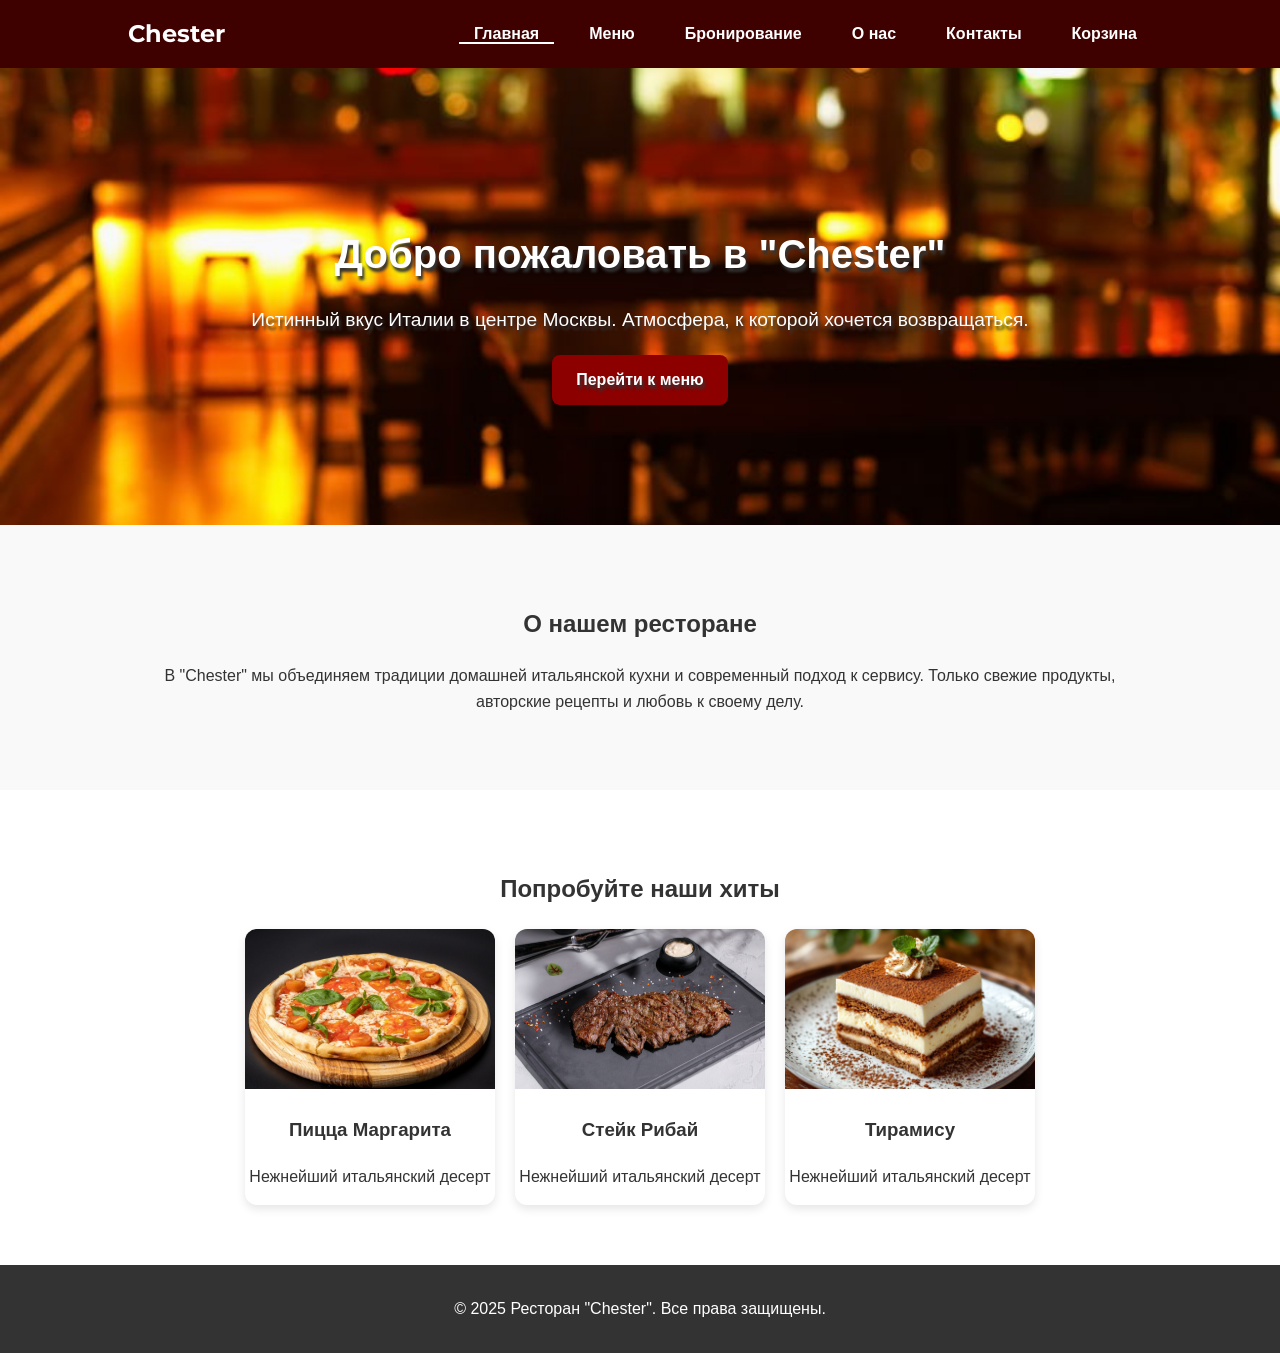
<file: index.html>
<!DOCTYPE html>
<html lang="ru">
<head>
    <meta charset="UTF-8">
    <meta name="viewport" content="width=device-width, initial-scale=1.0">
    <title>Главная | Ресторан "Chester"</title>
    <link rel="icon" href="favicon.png">
    <link rel="stylesheet" href="styles.css">
    <link rel="preconnect" href="https://fonts.googleapis.com">
    <link rel="preconnect" href="https://fonts.gstatic.com" crossorigin>
    <link href="https://fonts.googleapis.com/css2?family=Montserrat:ital,wght@0,300..900;1,300..900&display=swap" rel="stylesheet">
</head>
<body>

    <header>
        <div class="logo">Chester</div>

        <div class="burger" id="burger">
            <span></span>
            <span></span>
            <span></span>
        </div>

        <nav id="menu">
            <ul>
                <li><a href="index.html" class="active">Главная</a></li>
                <li><a href="menu.html">Меню</a></li>
                <li><a href="reservation.html">Бронирование</a></li>
                <li><a href="about.html">О нас</a></li>
                <li><a href="contacts.html">Контакты</a></li>
                <li><a href="cart.html">Корзина</a></li>
            </ul>
        </nav>
    </header>

    <section class="hero">
        <div class="hero-content">
            <h1>Добро пожаловать в "Chester"</h1>
            <p>Истинный вкус Италии в центре Москвы. Атмосфера, к которой хочется возвращаться.</p>
            <a href="contacts.html" class="btn">Перейти к меню</a>
        </div>
    </section>

    <section class="about">
        <h2>О нашем ресторане</h2>
        <p>
            В "Chester" мы объединяем традиции домашней итальянской кухни и современный подход к сервису. 
            Только свежие продукты, авторские рецепты и любовь к своему делу.
        </p>
    </section>

    <section class="popular">
        <h2>Попробуйте наши хиты</h2>
        <div class="cards">
            <div class="card">
                <img src="pizza.jpg" alt="Пицца Маргарита"> <div class="card-info">
                    <h3>Пицца Маргарита</h3>
                    <p>Нежнейший итальянский десерт</p>
                </div>
            </div>
            <div class="card">
                <img src="steak.jpg" alt="Стейк">
                <div class="card-info">
                    <h3>Стейк Рибай</h3>
                    <p>Нежнейший итальянский десерт</p>
                </div>
            </div>
            <div class="card">
                <img src="tiramisu.jpg" alt="Тирамису">
                <div class="card-info">
                    <h3>Тирамису</h3>
                    <p>Нежнейший итальянский десерт</p>
                </div>
            </div>
        </div>
    </section>

    <footer>
        <p>&copy; 2025 Ресторан "Chester". Все права защищены.</p>
    </footer>

    <script>
        const burger = document.getElementById('burger');
        const menu = document.getElementById('menu');

        burger.addEventListener('click', () => {
            burger.classList.toggle('active');
            menu.classList.toggle('active');
        });

        document.querySelectorAll('#menu a').forEach(link => {
            link.addEventListener('click', () => {
                burger.classList.remove('active');
                menu.classList.remove('active');
            });
        });
    </script>
</body>
</html>
</file>
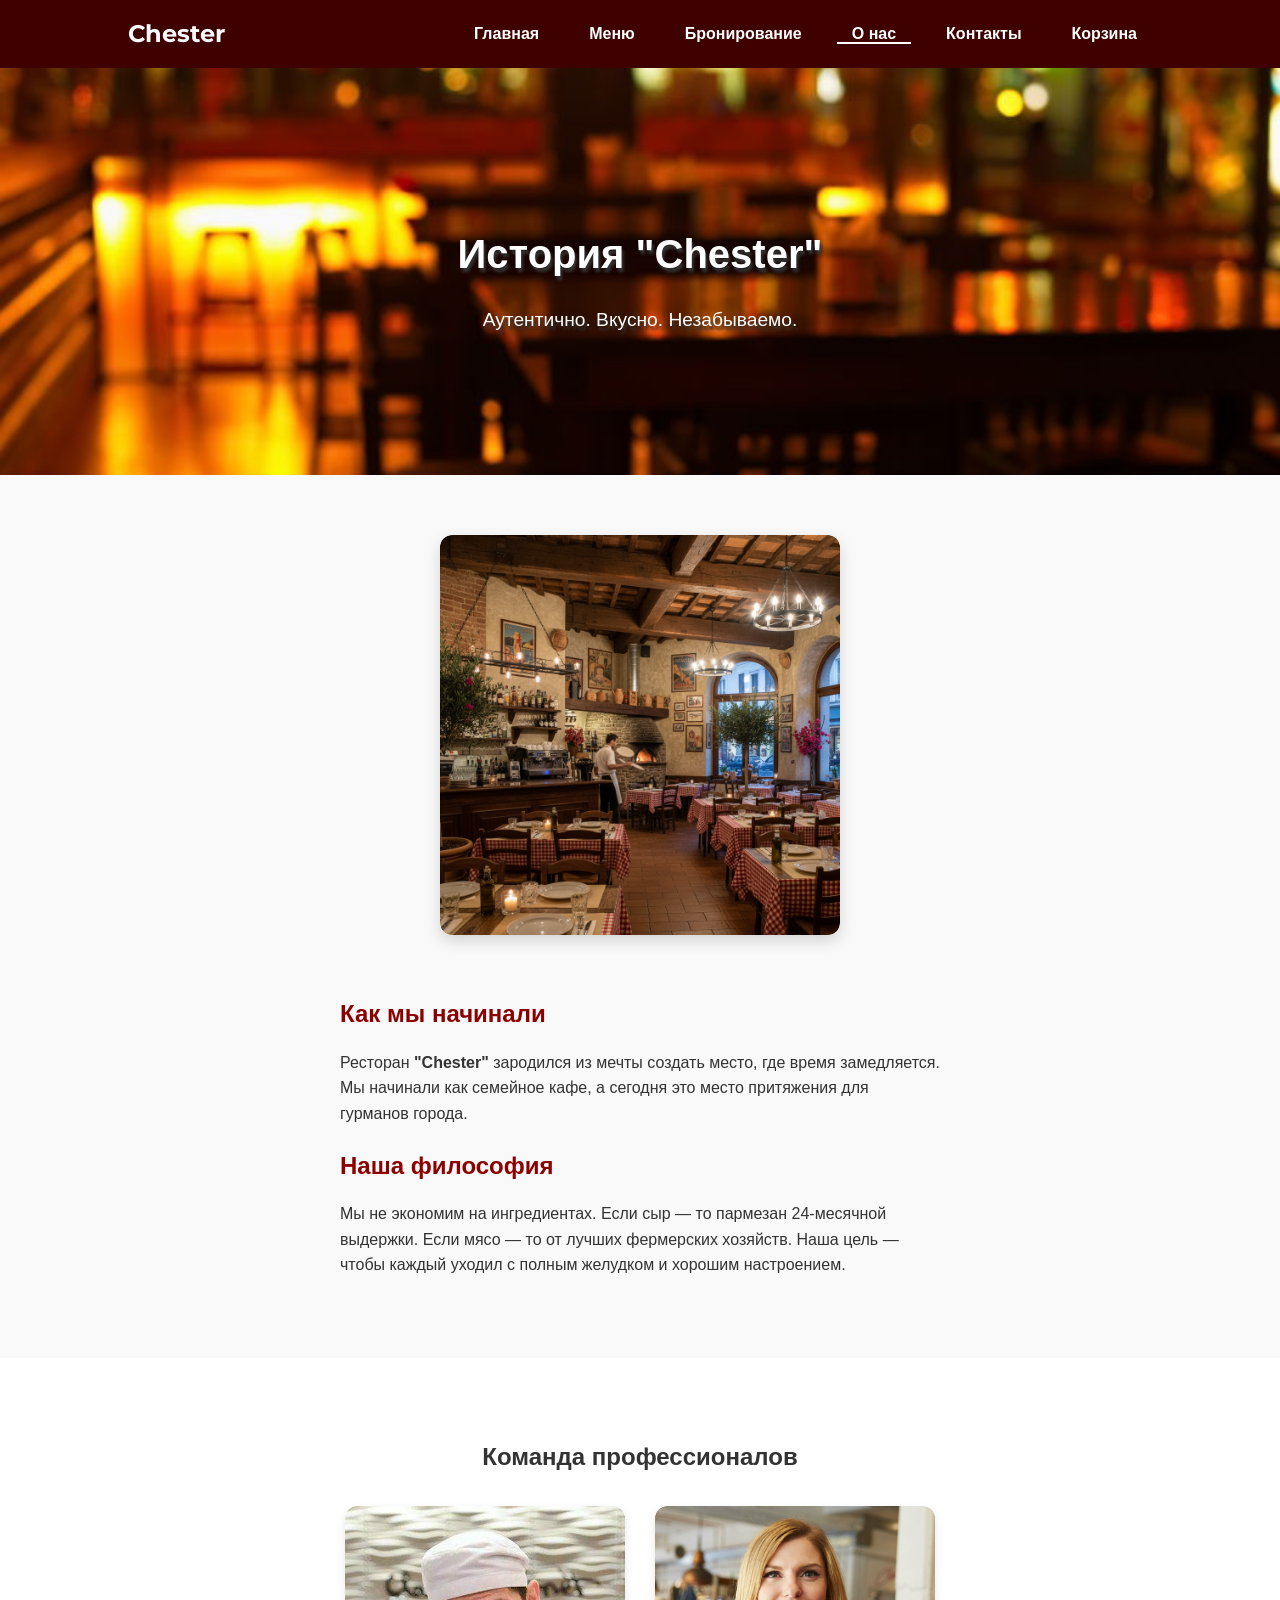
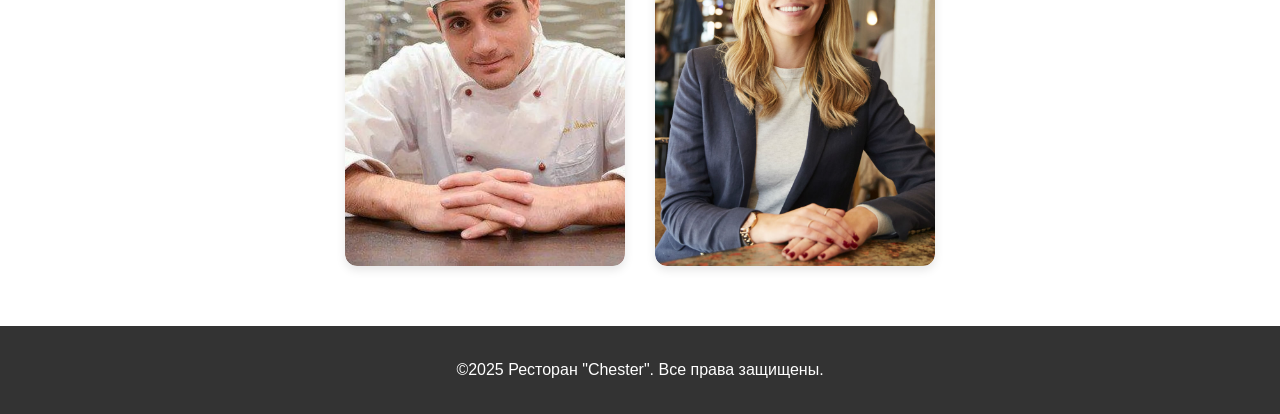
<file: about.html>
<!DOCTYPE html>
<html lang="ru">
<head>
    <meta charset="UTF-8">
    <title>О нас | Ресторан "Chester"</title>
    <link rel="icon" href="favicon.png">
    <link rel="stylesheet" href="styles.css">
    <meta name="viewport" content="width=device-width, initial-scale=1.0">
    <link href="https://fonts.googleapis.com/css2?family=Montserrat:ital,wght@0,300..900;1,300..900&display=swap" rel="stylesheet">
</head>
<body>
    <header>
        <div class="logo">Chester</div>
        <div class="burger" id="burger"><span></span><span></span><span></span></div>
        <nav id="menu">
            <ul>
                <li><a href="index.html">Главная</a></li>
                <li><a href="menu.html">Меню</a></li>
                <li><a href="reservation.html">Бронирование</a></li>
                <li><a href="about.html" class="active">О нас</a></li>
                <li><a href="contacts.html">Контакты</a></li>
                <li><a href="cart.html">Корзина</a></li>
            </ul>
        </nav>
    </header>

    <section class="hero small-hero">
        <h1>История "Chester"</h1>
        <p>Аутентично. Вкусно. Незабываемо.</p>
    </section>

    <section class="about-section">
        <div class="about-content">
            <div class="gallery-trigger" onclick="currentSlide(1)">
                <img src="interior.png" alt="Интерьер ресторана" class="about-image trigger-img">
                <div class="trigger-overlay">
                    <span>📷 Открыть галерею</span>
                </div>
            </div>
            <div class="about-text">
                <h2>Как мы начинали</h2>
                <p>
                    Ресторан <strong>"Chester"</strong> зародился из мечты создать место, где время замедляется. 
                    Мы начинали как семейное кафе, а сегодня это место притяжения для гурманов города.
                </p>
                <h2>Наша философия</h2>
                <p>
                    Мы не экономим на ингредиентах. Если сыр — то пармезан 24-месячной выдержки. 
                    Если мясо — то от лучших фермерских хозяйств.
                    Наша цель — чтобы каждый уходил с полным желудком и хорошим настроением.
                </p>
            </div>
        </div>
    </section>

    <section class="team">
        <h2>Команда профессионалов</h2>
        <div class="team-grid">
            <div class="team-member">
                <img src="oguzok.jpg" alt="Шеф">
                <h3>Александр Честер</h3>
                <p>Бренд-шеф</p>
            </div>
            <div class="team-member">
                <img src="manager.jpg" alt="Менеджер">
                <h3>Марина Лукьяненко</h3>
                <p>Управляющая</p>
            </div>
        </div>
    </section>

    <footer>
        <p>&copy;2025 Ресторан "Chester". Все права защищены.</p>
    </footer>

    <script>
        const burger = document.getElementById('burger');
        const menu = document.getElementById('menu');
        burger.onclick = () => {
            burger.classList.toggle('active');
            menu.classList.toggle('active');
        };
    </script>

    <div id="galleryModal" class="modal">
    <span class="close cursor" onclick="closeModal()">&times;</span>
    
    <div class="modal-content">

        <div class="mySlides fade">
            <div class="numbertext">1 / 4</div>
            <img src="interior.png" alt="Интерьер 1">
        </div>

        <div class="mySlides fade">
            <div class="numbertext">2 / 4</div>
            <img src="chef.png" alt="Интерьер 2"> 
        </div>

        <div class="mySlides fade">
            <div class="numbertext">3 / 4</div>
            <img src="supper.png" alt="Интерьер 3">
        </div>
        
        <div class="mySlides fade">
            <div class="numbertext">4 / 4</div>
            <img src="outside.png" alt="Интерьер 4">
        </div>

        <a class="prev" onclick="plusSlides(-1)">&#10094;</a>
        <a class="next" onclick="plusSlides(1)">&#10095;</a>
    </div>
    </div>

    <script>
    // ===== СКРИПТ ГАЛЕРЕИ =====

    // Открыть модальное окно
    function openModal() {
        document.getElementById("galleryModal").style.display = "block";
        // Блокируем скролл основной страницы
        document.body.style.overflow = "hidden"; 
    }

    // Закрыть модальное окно
    function closeModal() {
        document.getElementById("galleryModal").style.display = "none";
        // Возвращаем скролл
        document.body.style.overflow = "auto";
    }

    var slideIndex = 1;
    showSlides(slideIndex);

    // Переключение вперед/назад
    function plusSlides(n) {
        showSlides(slideIndex += n);
    }

    // Переключение на конкретный слайд
    function currentSlide(n) {
        showSlides(slideIndex = n);
    }

    function showSlides(n) {
        var i;
        var slides = document.getElementsByClassName("mySlides");
        
        // Если ушли дальше последнего -> к первому
        if (n > slides.length) {slideIndex = 1}
        // Если ушли раньше первого -> к последнему
        if (n < 1) {slideIndex = slides.length}
        
        // Скрываем все слайды
        for (i = 0; i < slides.length; i++) {
            slides[i].style.display = "none";
        }
        
        // Показываем текущий, добавляем flex для центровки
        slides[slideIndex-1].style.display = "flex"; 
    }

    // Закрытие по клику вне картинки (по черному фону)
    window.onclick = function(event) {
        const modal = document.getElementById("galleryModal");
        if (event.target == modal) {
            closeModal();
        }
    }

    // Управление с клавиатуры (Escape и стрелки)
    document.addEventListener('keydown', function(event) {
        const modal = document.getElementById("galleryModal");
        if (modal.style.display === "block") {
            if (event.key === "Escape") {
                closeModal();
            } else if (event.key === "ArrowRight") {
                plusSlides(1);
            } else if (event.key === "ArrowLeft") {
                plusSlides(-1);
            }
        }
    });
</script>
</body>
</html>
</file>
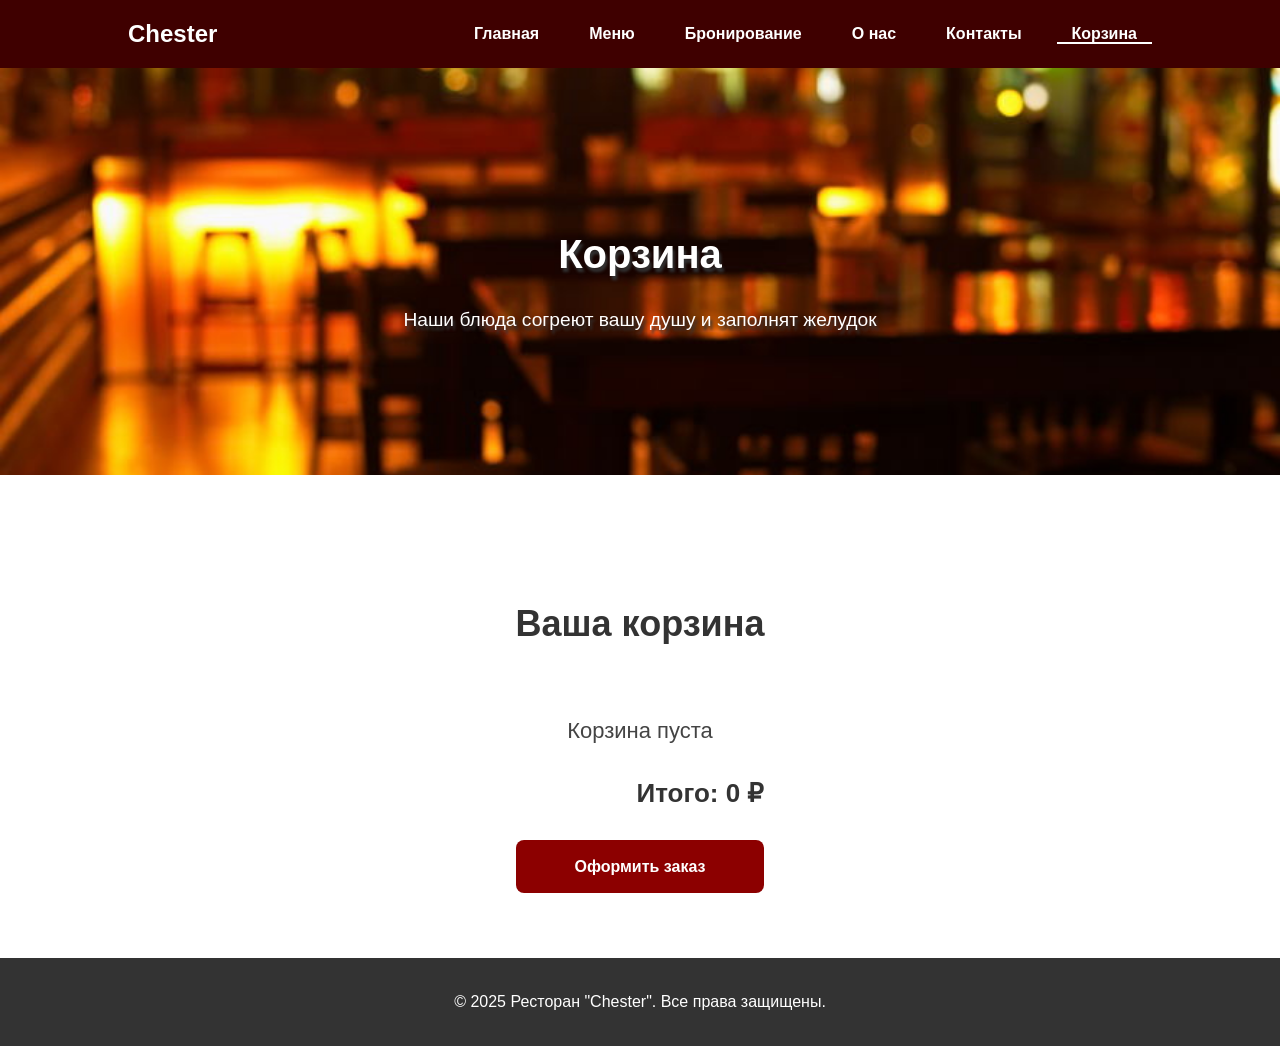
<file: cart.html>
<!DOCTYPE html>
<html lang="ru">
<head>
    <meta charset="UTF-8">
    <meta name="viewport" content="width=device-width, initial-scale=1.0">
    <title>Корзина | Chester</title>
    <link rel="icon" href="favicon.png">
    <link rel="stylesheet" href="styles.css">

    
</head>
<body>

<header>
    <div class="logo">Chester</div>

    <!-- бургер -->
    <div class="burger" id="burger">
        <span></span>
        <span></span>
        <span></span>
    </div>

    <nav id="menu">
        <ul>
            <li><a href="index.html">Главная</a></li>
            <li><a href="menu.html">Меню</a></li>
            <li><a href="reservation.html">Бронирование</a></li>
            <li><a href="about.html">О нас</a></li>
            <li><a href="contacts.html">Контакты</a></li>
            <li><a href="cart.html" class="active">Корзина</a></li>
        </ul>
    </nav>
</header>

<section class="hero small-hero">
    <h1>Корзина</h1>
    <p> Наши блюда согреют вашу душу и заполнят желудок</p>
</section>

<div class="cart-container">
    <div class="cart-title">Ваша корзина</div>

    <div id="cartList"></div>

    <div class="total" id="totalPrice">Итого: 0 ₽</div>

    <a href="payment.html" class="checkout-btn">Оформить заказ</a>
</div>

<footer>
    <p>&copy; 2025 Ресторан "Chester". Все права защищены.</p>
</footer>

<script>
/* Корзина в localStorage */
let cart = JSON.parse(localStorage.getItem("cart")) || [];

/* Элемент контейнера */
const cartList = document.getElementById("cartList");
const totalPriceEl = document.getElementById("totalPrice");

/* Рендер корзины */
function renderCart() {

    cartList.innerHTML = "";

    if (cart.length === 0) {
        cartList.innerHTML = "<div class='empty'>Корзина пуста</div>";
        totalPriceEl.textContent = "Итого: 0 ₽";
        return;
    }

    let total = 0;

    cart.forEach((item, index) => {

        total += item.price * item.qty;

        const card = `
        <div class="cart-item">
            <img src="${item.image}">
            
            <div class="cart-info">
                <h3>${item.name}</h3>
                <div class="price">${item.price} ₽</div>
            </div>

            <div class="qty-box">
                <button onclick="changeQty(${index}, -1)">-</button>
                <span>${item.qty}</span>
                <button onclick="changeQty(${index}, 1)">+</button>
            </div>

            <button class="delete-btn" onclick="removeItem(${index})">×</button>
        </div>
        `;

        cartList.innerHTML += card;
    });

    totalPriceEl.textContent = `Итого: ${total} ₽`;
}

/* Изменение количества */
function changeQty(index, delta) {
    cart[index].qty += delta;

    if (cart[index].qty <= 0) {
        cart.splice(index, 1);
    }

    saveCart();
    renderCart();
}

/* Удаление товара */
function removeItem(index) {
    cart.splice(index, 1);
    saveCart();
    renderCart();
}

/* Сохранение */
function saveCart() {
    localStorage.setItem("cart", JSON.stringify(cart));
}

/* Инициализация */
renderCart();


/* Бургер меню */
const burger = document.getElementById("burger");
const menu = document.getElementById("menu");

burger.onclick = () => {
    burger.classList.toggle("active");
    menu.classList.toggle("active");
};

</script>

</body>

</html>
</file>
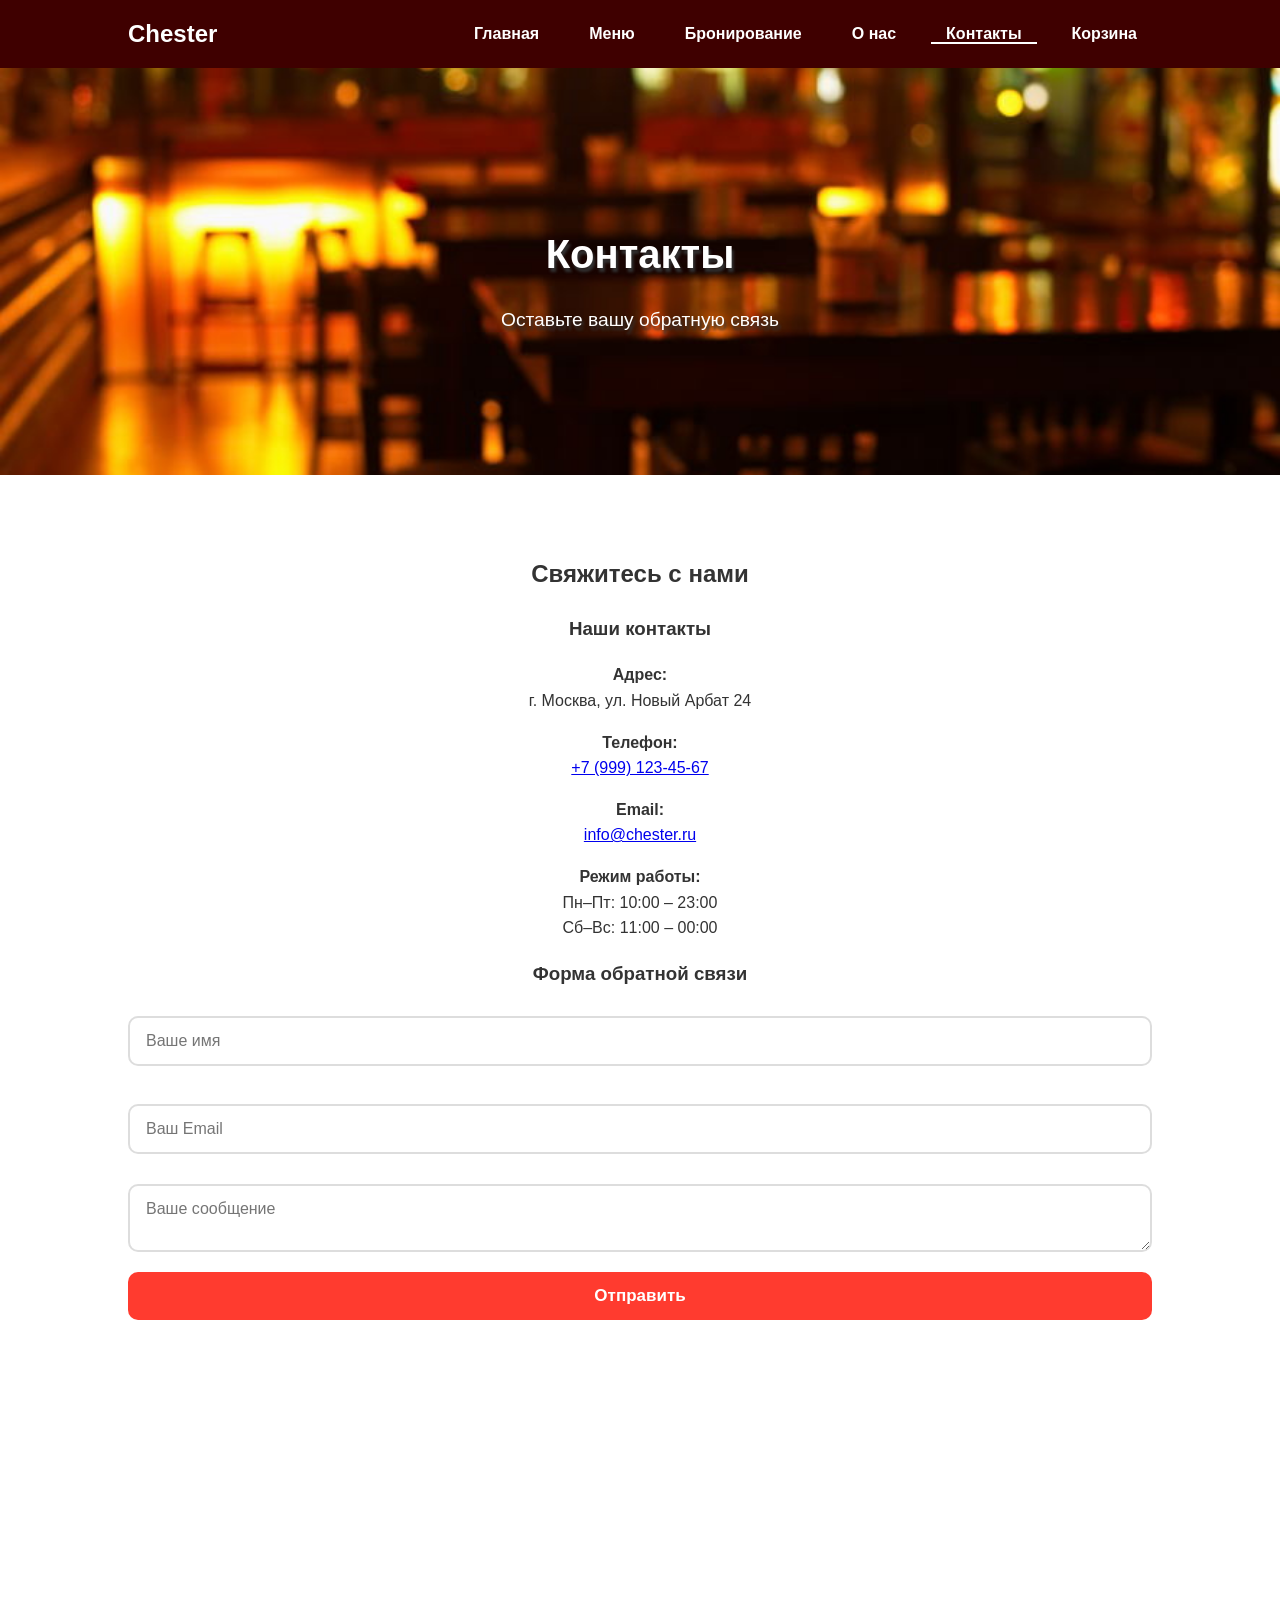
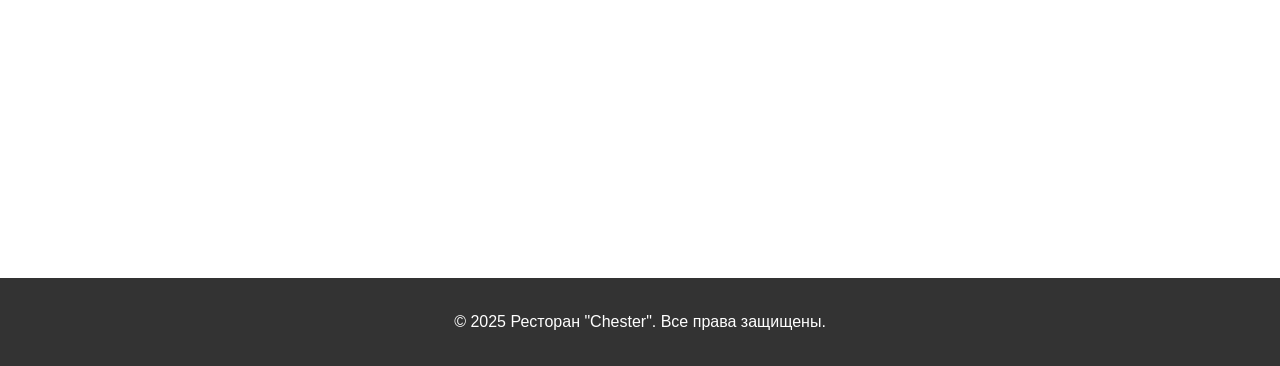
<file: contacts.html>
<!DOCTYPE html>
<html lang="ru">
<head>
    <meta charset="UTF-8">
    <meta name="viewport" content="width=device-width, initial-scale=1.0">
    <title>Контакты | Ресторан Chester</title>
    <link rel="icon" href="favicon.png">
    <link rel="stylesheet" href="styles.css">
</head>

<body>

    <header>
        <div class="logo">Chester</div>

        <div class="burger" id="burger">
            <span></span>
            <span></span>
            <span></span>
        </div>

        <nav id="menu">
            <ul>
                <li><a href="index.html">Главная</a></li>
                <li><a href="menu.html">Меню</a></li>
                <li><a href="reservation.html">Бронирование</a></li>
                <li><a href="about.html">О нас</a></li>
                <li><a class="active" href="contacts.html">Контакты</a></li>
                <li><a href="cart.html">Корзина</a></li>
            </ul>
        </nav>
    </header>

    <section class="hero small-hero">
        <h1>Контакты</h1>
        <p>Оставьте вашу обратную связь</p>
    </section>

    <section class="contacts">
        <h2>Свяжитесь с нами</h2>

        <div class="contacts-wrapper">

            <div class="contact-info">
                <h3>Наши контакты</h3>

                <p><strong>Адрес:</strong><br>г. Москва, ул. Новый Арбат 24</p>
                <p><strong>Телефон:</strong><br><a href="tel:+79991234567">+7 (999) 123-45-67</a></p>
                <p><strong>Email:</strong><br><a href="mailto:info@chester.ru">info@chester.ru</a></p>

                <p><strong>Режим работы:</strong><br>
                    Пн–Пт: 10:00 – 23:00<br>
                    Сб–Вс: 11:00 – 00:00
                </p>
            </div>

            <div class="contact-form">
                <h3>Форма обратной связи</h3>

            <form id="contactForm">
                <input type="text" placeholder="Ваше имя" required>
                <input type="email" placeholder="Ваш Email" required>
                <textarea placeholder="Ваше сообщение" required></textarea>
                <button type="submit">Отправить</button>
                <div class="form-success" id="formSuccess">
                    <span class="checkmark" id="checkmark">×</span>
                    Ошибка сервера!
                </div>
            </form>

            </div>

        </div>

        <!-- Карта -->
        <div class="map">
            <iframe src="https://yandex.ru/map-widget/v1/?um=constructor%3A5d99cf60cc30ede52ab9cd25d174a41f819da743e520890eac0277a95444c89e&amp;source=constructor" width="7000" height="400" frameborder="0"></iframe>
        </div>

    </section>

    <!-- Подвал -->
    <footer>
        <p>&copy; 2025 Ресторан "Chester". Все права защищены.</p>
    </footer>

    <!-- Скрипт бургер-меню -->
    <script>
        const burger = document.getElementById('burger');
        const menu = document.getElementById('menu');

        burger.addEventListener('click', () => {
            burger.classList.toggle('active');
            menu.classList.toggle('active');
        });

        document.querySelectorAll('#menu a').forEach(link => {
            link.addEventListener('click', () => {
                burger.classList.remove('active');
                menu.classList.remove('active');
            });
        });
    </script>

    <script>
const form = document.getElementById("contactForm");
const button = form.querySelector("button");
const success = document.getElementById("formSuccess");
const checkmark = document.getElementById("checkmark");

form.addEventListener("submit", function(e) {
    e.preventDefault();

    // Блокируем кнопку
    button.disabled = true;
    button.textContent = "Отправляется...";

    // имитация отправки
    setTimeout(() => {
        button.textContent = "Отправить";
        button.disabled = false;

        // показываем сообщение
        success.classList.add("show");

        // показываем галочку
        setTimeout(() => {
            checkmark.classList.add("show");
        }, 200);


    }, 1200);
});
</script>

</body>
</html>
</file>
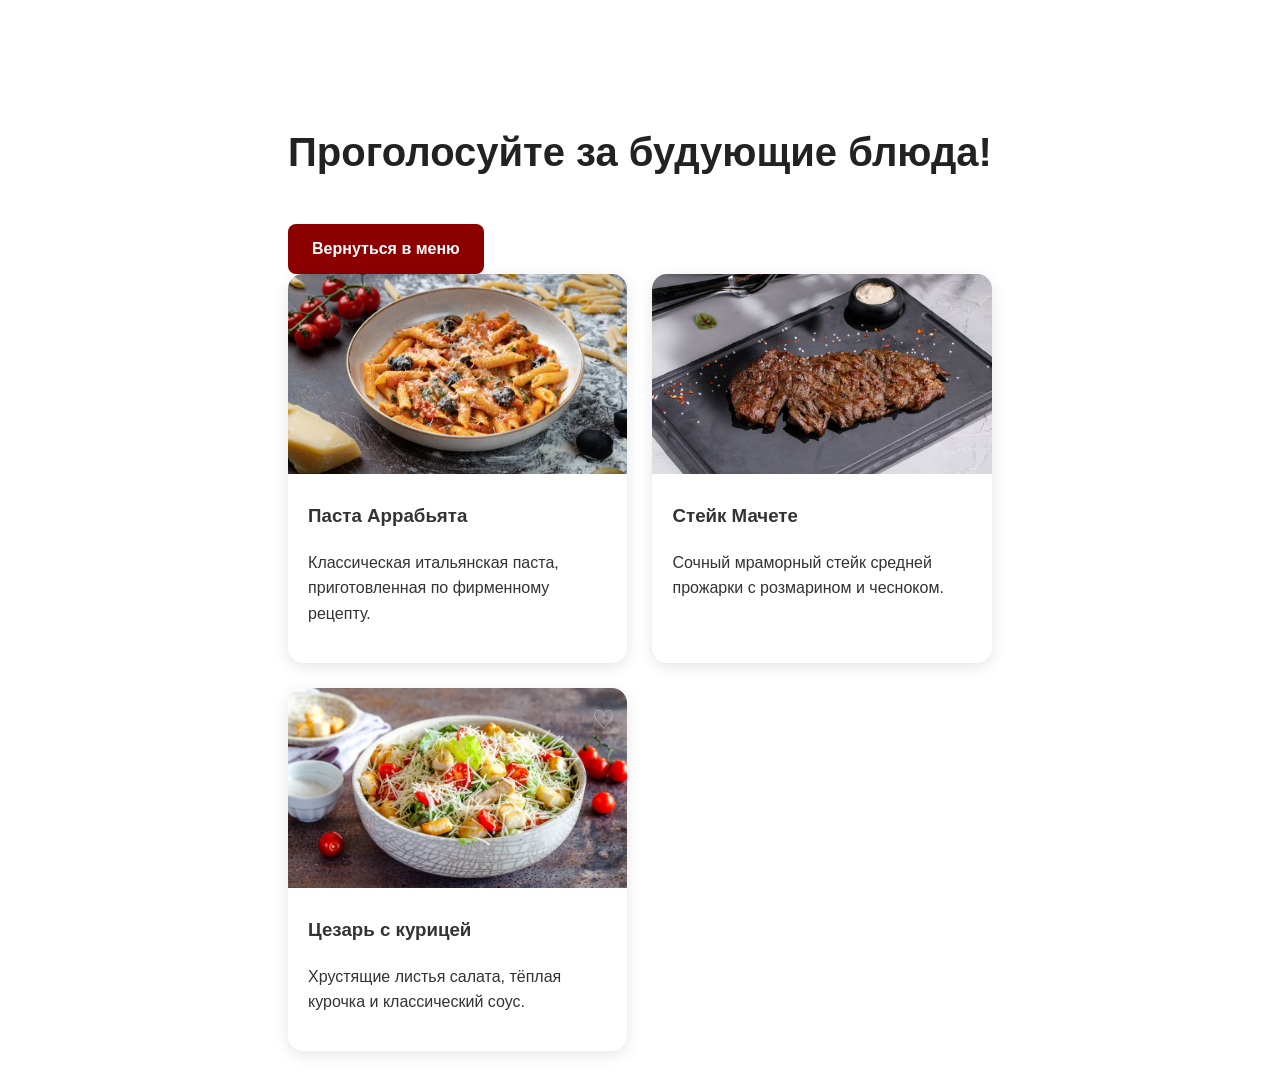
<file: likes.html>
<!DOCTYPE html>
<html lang="ru">
<head>
    <meta charset="UTF-8">
    <meta name="viewport" content="width=device-width, initial-scale=1.0">
    <title>Избранное</title>
    <link rel="icon" href="favicon.png">
    <link rel="stylesheet" href="styles.css">
</head>
<body>

<div class="likes-container">
    <div class="likes-title">Проголосуйте за будующие блюда!</div>

    <div class="vote-message" id="voteMessage">Ваш голос засчитан!</div>

    <a href="menu.html" class="btn">Вернуться в меню</a>

    <div class="likes-grid" id="likesGrid">

        <div class="like-card">
            <img src="arrabiata.jpg" alt="">
            <div class="heart">♡</div>
            <div class="like-content">
                <h3>Паста Аррабьята</h3>
                <p>Классическая итальянская паста, приготовленная по фирменному рецепту.</p>
            </div>
        </div>

        <div class="like-card">
            <img src="steak.jpg" alt="">
            <div class="heart">♡</div>
            <div class="like-content">
                <h3>Стейк Мачете</h3>
                <p>Сочный мраморный стейк средней прожарки с розмарином и чесноком.</p>
            </div>
        </div>

        <div class="like-card">
            <img src="salad.jpg" alt="">
            <div class="heart">♡</div>
            <div class="like-content">
                <h3>Цезарь с курицей</h3>
                <p>Хрустящие листья салата, тёплая курочка и классический соус.</p>
            </div>
        </div>

    </div>
</div>

<script>
    const hearts = document.querySelectorAll(".heart");
    const grid = document.getElementById("likesGrid");
    const voteMessage = document.getElementById("voteMessage");

    hearts.forEach(heart => {
        heart.addEventListener("click", () => {

            // Если уже лайкнуто — не даём повторно менять
            if (heart.classList.contains("liked")) return;

            // Красное сердечко
            heart.classList.add("liked");
            heart.textContent = "❤️";

            // Оставляем только лайкнутую карточку
            const card = heart.closest(".like-card");

            const allCards = document.querySelectorAll(".like-card");
            allCards.forEach(c => {
                if (c !== card) {
                    c.style.display = "none";
                } else {
                    c.style.transform = "scale(5.05)";
                }
            });

            // Показываем сообщение
            voteMessage.style.display = "block";
        });
    });
</script>

</body>
</html>
</file>
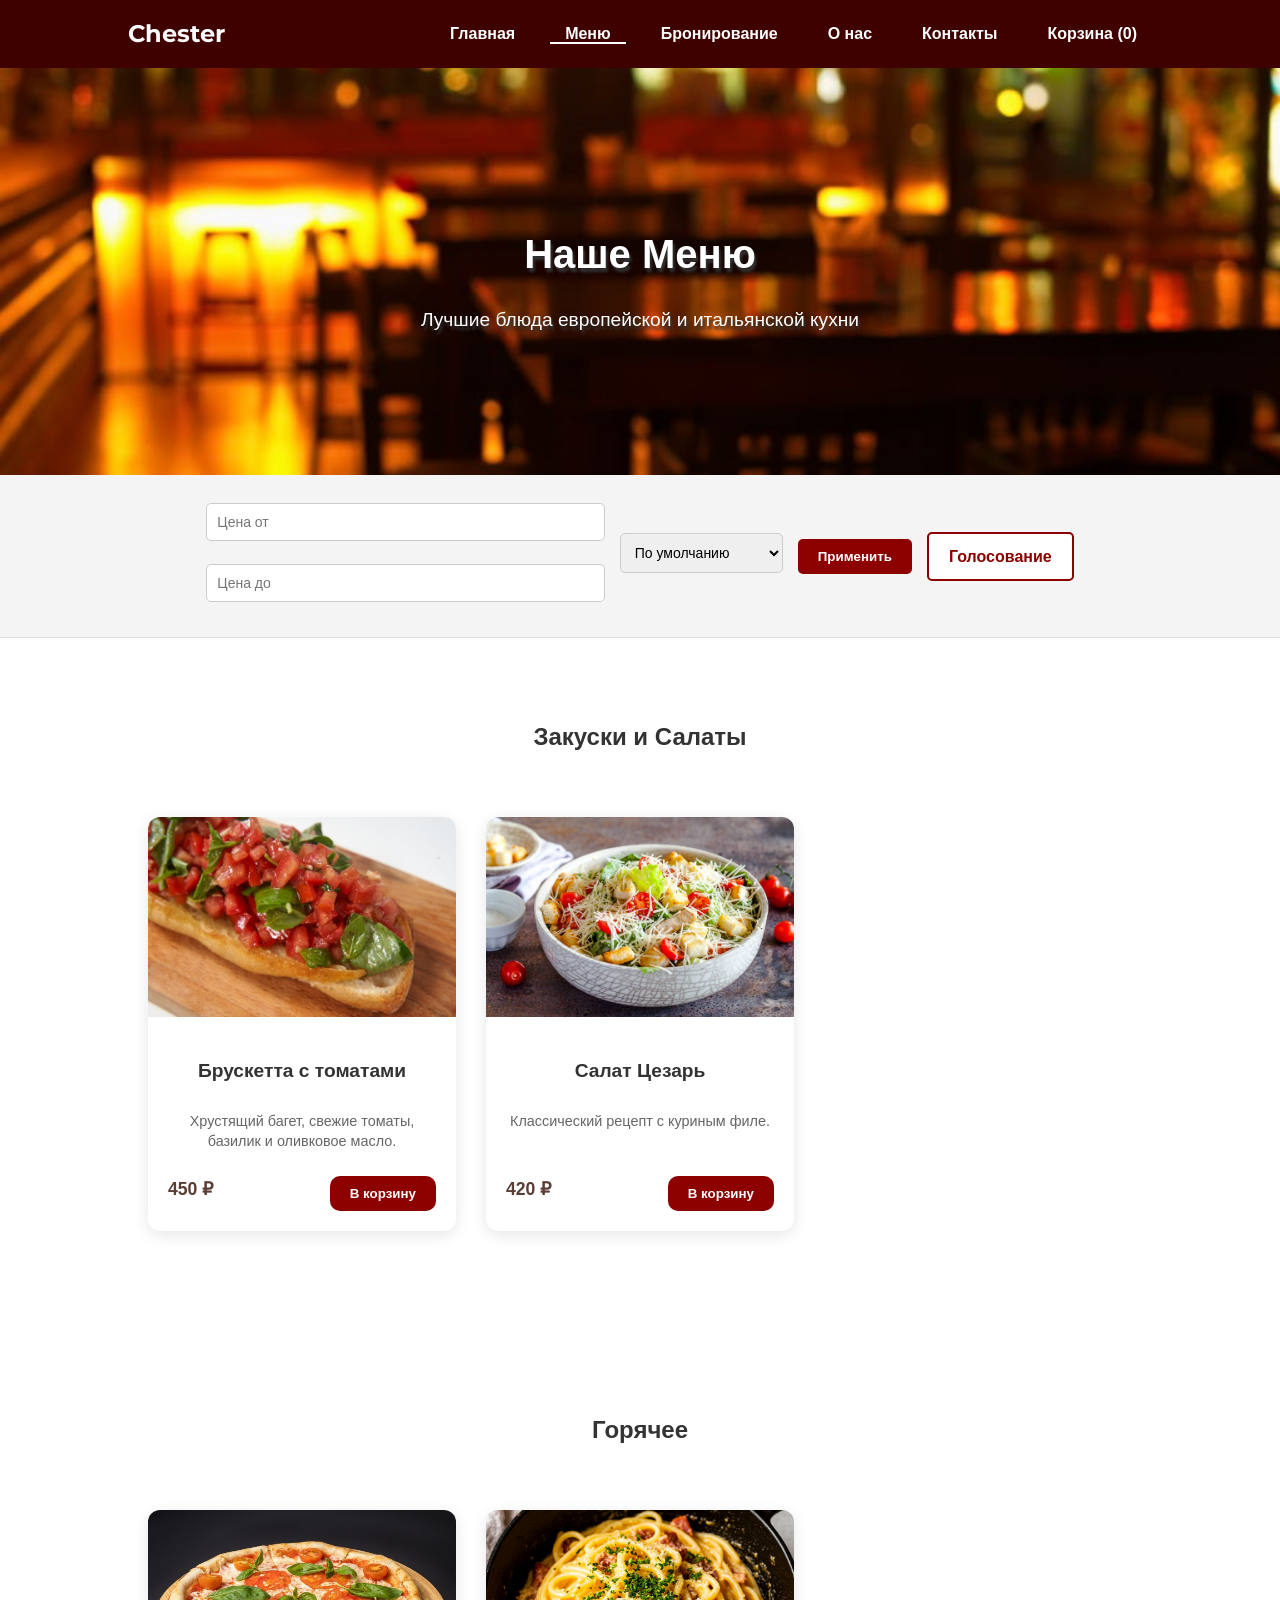
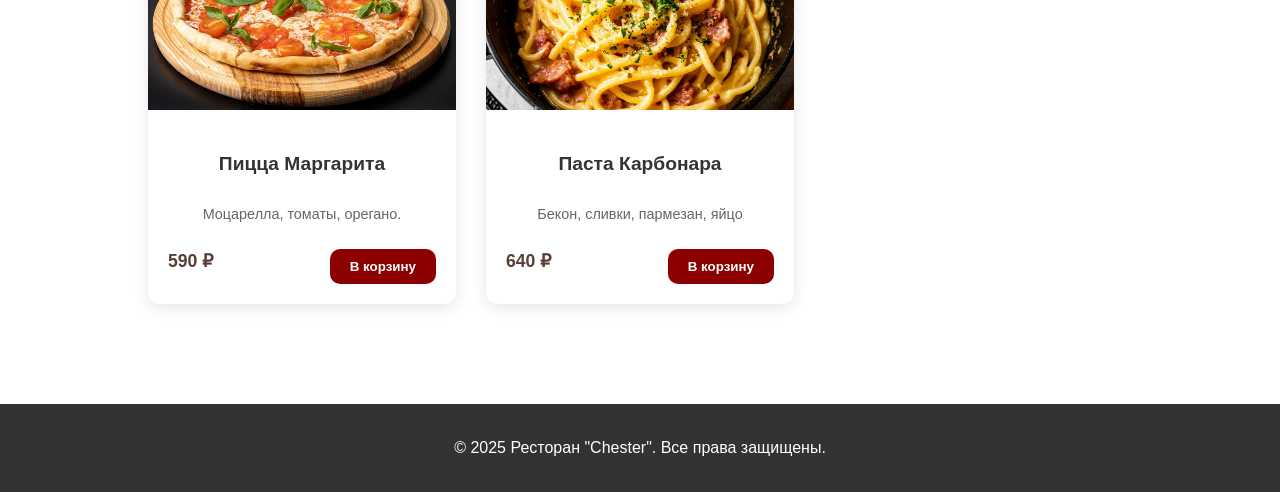
<file: menu.html>
<!DOCTYPE html>
<html lang="ru">
<head>
    <meta charset="UTF-8">
    <title>Меню | Ресторан "Chester"</title>
    <link rel="icon" href="favicon.png">
    <link rel="stylesheet" href="styles.css">
    <meta name="viewport" content="width=device-width, initial-scale=1.0">
    <link href="https://fonts.googleapis.com/css2?family=Montserrat:ital,wght@0,300..900;1,300..900&display=swap" rel="stylesheet">
</head>
<body>
    <header>
        <div class="logo">Chester</div>
        <div class="burger" id="burger"><span></span><span></span><span></span></div>
        <nav id="menu">
            <ul>
                <li><a href="index.html">Главная</a></li>
                <li><a href="menu.html" class="active">Меню</a></li>
                <li><a href="reservation.html">Бронирование</a></li>
                <li><a href="about.html">О нас</a></li>
                <li><a href="contacts.html">Контакты</a></li>
                <li><a href="cart.html">Корзина (<span id="cart-counter">0</span>)</a></li>
            </ul>
        </nav>
    </header>

    <section class="hero small-hero">
        <h1>Наше Меню</h1>
        <p>Лучшие блюда европейской и итальянской кухни</p>
    </section>

    <section class="filter-box">
        <div class="filter-container">
            <div class="filter-group">
                <input type="number" id="price-min" placeholder="Цена от">
                <input type="number" id="price-max" placeholder="Цена до">
            </div>
            <div class="filter-group">
                <select id="sort-select">
                    <option value="none">По умолчанию</option>
                    <option value="desc">Сначала дешевые</option>
                    <option value="asc">Сначала дорогие</option>
                </select>
            </div>
            <button id="apply-filter" class="btn-filter">Применить</button>
            <a href="likes.html" class="btn-favorites">Голосование</a>
        </div>
    </section>

    <div id="filter-results-container" class="menu-grid" style="display:none; padding: 0 10%;"></div>

    <div id="main-menu-container">
        <section class="menu-section">
            <h2>Закуски и Салаты</h2>
            <div class="menu-grid">
                <div class="menu-item">
                    <img src="bruschetta.jpg" alt="Брускетта" class="menu-item-img">
                    <div class="menu-content">
                    <h3 class="menu-title">Брускетта с томатами</h3>
                        <p class="menu-description">Хрустящий багет, свежие томаты, базилик и оливковое масло.</p>
                        <div class="menu-footer">
                        <span class="price">450 ₽</span>
                        <button class="add-to-cart" data-name="Брускетта" data-price="450" data-image="bruschetta.jpg">В корзину</button>
                        </div>
                </div>
                </div>
                <div class="menu-item">
                    <img src="salad.jpg" alt="Салат Цезарь" class="menu-item-img">
                    <div class="menu-content">
                    <h3 class="menu-title">Салат Цезарь</h3>
                        <p class="menu-description">Классический рецепт с куриным филе.</p>
                        <div class="menu-footer">
                        <span class="price">420 ₽</span>
                        <button class="add-to-cart" data-name="Салат Цезарь" data-price="420" data-image="salad.jpg">В корзину</button>
                        </div>
                 </div>
            </div>
            </div>
        </section>

        <section class="menu-section">
    <h2>Горячее</h2>
    <div class="menu-grid"> <div class="menu-item">
            <img src="pizza.jpg" alt="Пицца" class="menu-item-img">
            <div class="menu-content">
                <h3 class="menu-title">Пицца Маргарита</h3>
                <p class="menu-description">Моцарелла, томаты, орегано.</p>
                <div class="menu-footer">
                    <span class="price">590 ₽</span>
                    <button class="add-to-cart" data-name="Пицца Маргарита" data-price="590" data-image="pizza.jpg">В корзину</button>
                </div>
            </div>
        </div>
        <div class="menu-item">
            <img src="pasta.jpg" alt="Паста Карбонара" class="menu-item-img">
            <div class="menu-content">
                <h3 class="menu-title">Паста Карбонара</h3> <p class="menu-description">Бекон, сливки, пармезан, яйцо</p>
                <div class="menu-footer">
                    <span class="price">640 ₽</span>
                    <button class="add-to-cart" data-name="Паста Карбонара" data-price="640" data-image="pasta.jpg">В корзину</button>
                </div>
            </div>
        </div>
    </div> </section>
    </div>

    <footer>
        <p>&copy; 2025 Ресторан "Chester". Все права защищены.</p>
    </footer>

    <script>
        // 1. Бургер меню
        const burger = document.getElementById('burger');
        const menu = document.getElementById('menu');
        burger.addEventListener('click', () => {
            burger.classList.toggle('active');
            menu.classList.toggle('active');
        });

        // 2. Инициализация корзины
        let cart = JSON.parse(localStorage.getItem("cart")) || [];
        
        function updateCounter() {
            // Считаем общее количество товаров
            const count = cart.reduce((sum, item) => sum + item.qty, 0);
            document.getElementById("cart-counter").textContent = count;
        }
        updateCounter();

        function saveCart() {
            localStorage.setItem("cart", JSON.stringify(cart));
            updateCounter();
        }

        function addToCart(item) {
            let found = cart.find(x => x.name === item.name);
            if (found) {
                found.qty++;
            } else {
                cart.push({...item, qty: 1});
            }
            saveCart();
        }

        // 3. Анимация полета в корзину
        function flyAnimation(imgElem) {
            if (!imgElem) return;
            
            let imgClone = imgElem.cloneNode(true);
            let rect = imgElem.getBoundingClientRect();
            
            imgClone.style.position = "fixed";
            imgClone.style.left = rect.left + "px";
            imgClone.style.top = rect.top + "px";
            imgClone.style.width = imgElem.offsetWidth + "px";
            imgClone.style.height = imgElem.offsetHeight + "px";
            imgClone.style.zIndex = 9999;
            imgClone.style.transition = "all 0.8s cubic-bezier(0.19, 1, 0.22, 1)";
            imgClone.style.borderRadius = "50%";
            
            document.body.appendChild(imgClone);

            // Координаты корзины
            let cartLink = document.querySelector('a[href="cart.html"]');
            let cartRect = cartLink.getBoundingClientRect();

            setTimeout(() => {
                imgClone.style.left = (cartRect.left + 20) + "px";
                imgClone.style.top = (cartRect.top + 10) + "px";
                imgClone.style.width = "20px";
                imgClone.style.height = "20px";
                imgClone.style.opacity = "0";
            }, 10);

            setTimeout(() => imgClone.remove(), 800);
        }

        // 4. Обработчики кнопок "В корзину" (делегирование событий для работы с фильтрами)
        document.body.addEventListener('click', function(e) {
            if (e.target.classList.contains('add-to-cart')) {
                const btn = e.target;
                const item = {
                    name: btn.dataset.name,
                    price: Number(btn.dataset.price),
                    image: btn.dataset.image
                };
                
                addToCart(item);
                
                // Находим картинку внутри карточки товара
                const card = btn.closest('.menu-item');
                const img = card.querySelector('img');
                flyAnimation(img);
            }
        });

        // 5. Логика фильтрации
        const allItems = Array.from(document.querySelectorAll('.menu-item')).map(el => {
            return {
                element: el,
                price: Number(el.querySelector('.add-to-cart').dataset.price),
                html: el.outerHTML
            };
        });

        document.getElementById('apply-filter').addEventListener('click', () => {
            const min = Number(document.getElementById('price-min').value) || 0;
            const max = Number(document.getElementById('price-max').value) || Infinity;
            const sort = document.getElementById('sort-select').value;
            
            const mainMenu = document.getElementById('main-menu-container');
            const results = document.getElementById('filter-results-container');
            
            // Фильтруем
            let filtered = allItems.filter(item => item.price >= min && item.price <= max);
            
            // Сортируем
            if (sort === 'asc') filtered.sort((a, b) => a.price - b.price);
            if (sort === 'desc') filtered.sort((a, b) => b.price - a.price);

            // Отображаем
            mainMenu.style.display = 'none';
            results.style.display = 'flex';
            results.style.flexWrap = 'wrap';
            results.style.gap = '20px';
            results.style.justifyContent = 'center';
            
            results.innerHTML = "";
            
            if (filtered.length === 0) {
                results.innerHTML = "<p>Блюда не найдены</p>";
            } else {
                filtered.forEach(item => {
                    results.innerHTML += item.html;
                });
            }
        });
    </script>
</body>
</html>
</file>
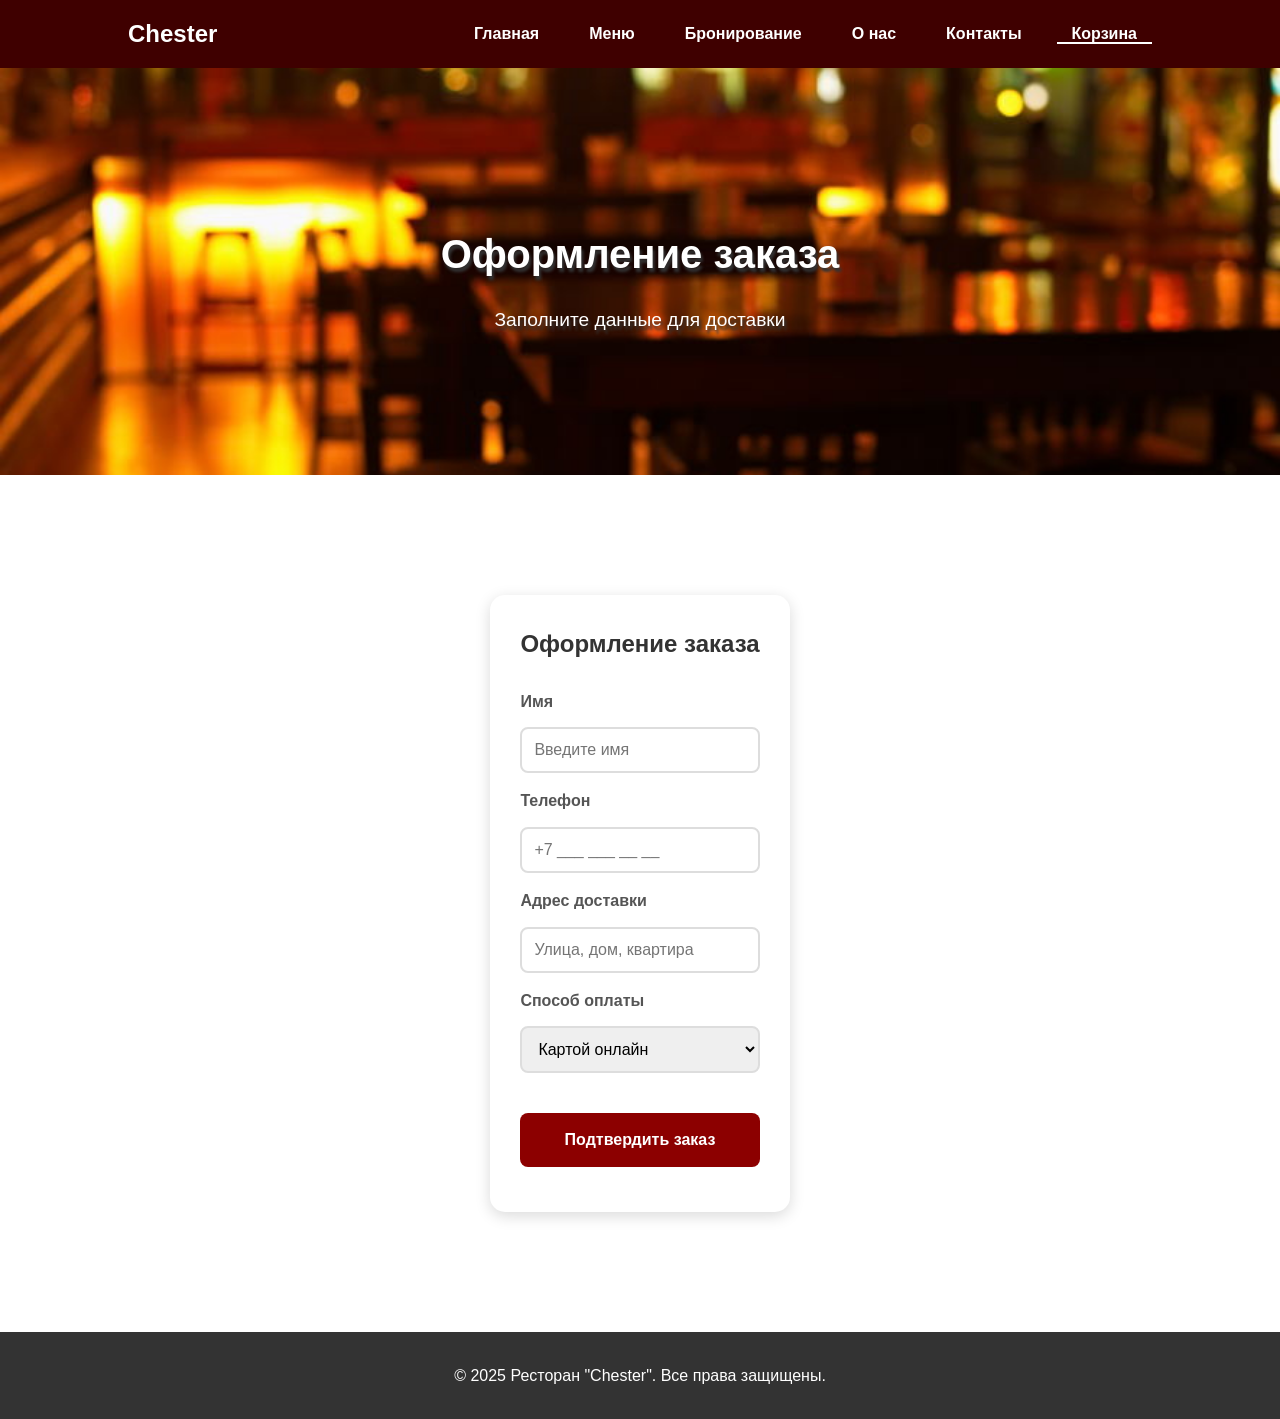
<file: payment.html>
<!DOCTYPE html>
<html lang="ru">
<head>
    <meta charset="UTF-8">
    <meta name="viewport" content="width=device-width, initial-scale=1.0">
    <title>Оформление заказа | Chester</title>
    <link rel="icon" href="favicon.png">
    <link rel="stylesheet" href="styles.css">
</head>

<body>

<header>
    <div class="logo">Chester</div>
    <div class="burger" id="burger"><span></span><span></span><span></span></div>

    <nav id="menu">
        <ul>
            <li><a href="index.html">Главная</a></li>
            <li><a href="menu.html">Меню</a></li>
            <li><a href="reservation.html">Бронирование</a></li>
            <li><a href="about.html">О нас</a></li>
            <li><a href="contacts.html">Контакты</a></li>
            <li><a href="cart.html" class="active">Корзина</a></li>
        </ul>
    </nav>
</header>
    <section class="hero small-hero">
        <h1>Оформление заказа</h1>
        <p>Заполните данные для доставки</p>
    </section>
<div class="checkout-container">
    <h2>Оформление заказа</h2>

    <label>Имя</label>
    <input type="text" placeholder="Введите имя" readonly>

    <label>Телефон</label>
    <input type="tel" placeholder="+7 ___ ___ __ __" readonly>

    <label>Адрес доставки</label>
    <input type="text" placeholder="Улица, дом, квартира" readonly>

    <label>Способ оплаты</label>
    <select>
        <option>Картой онлайн</option>
        <option>Картой при получении</option>
        <option>Наличными</option>
    </select>

    <a href="#" class="checkout-btn">Подтвердить заказ</a>
</div>

<footer>
    <p>&copy; 2025 Ресторан "Chester". Все права защищены.</p>
</footer>

<script>
/* Бургер меню */
const burger = document.getElementById("burger");
const menu = document.getElementById("menu");

burger.onclick = () => {
    burger.classList.toggle("active");
    menu.classList.toggle("active");
};
</script>

</body>
</html>
</file>
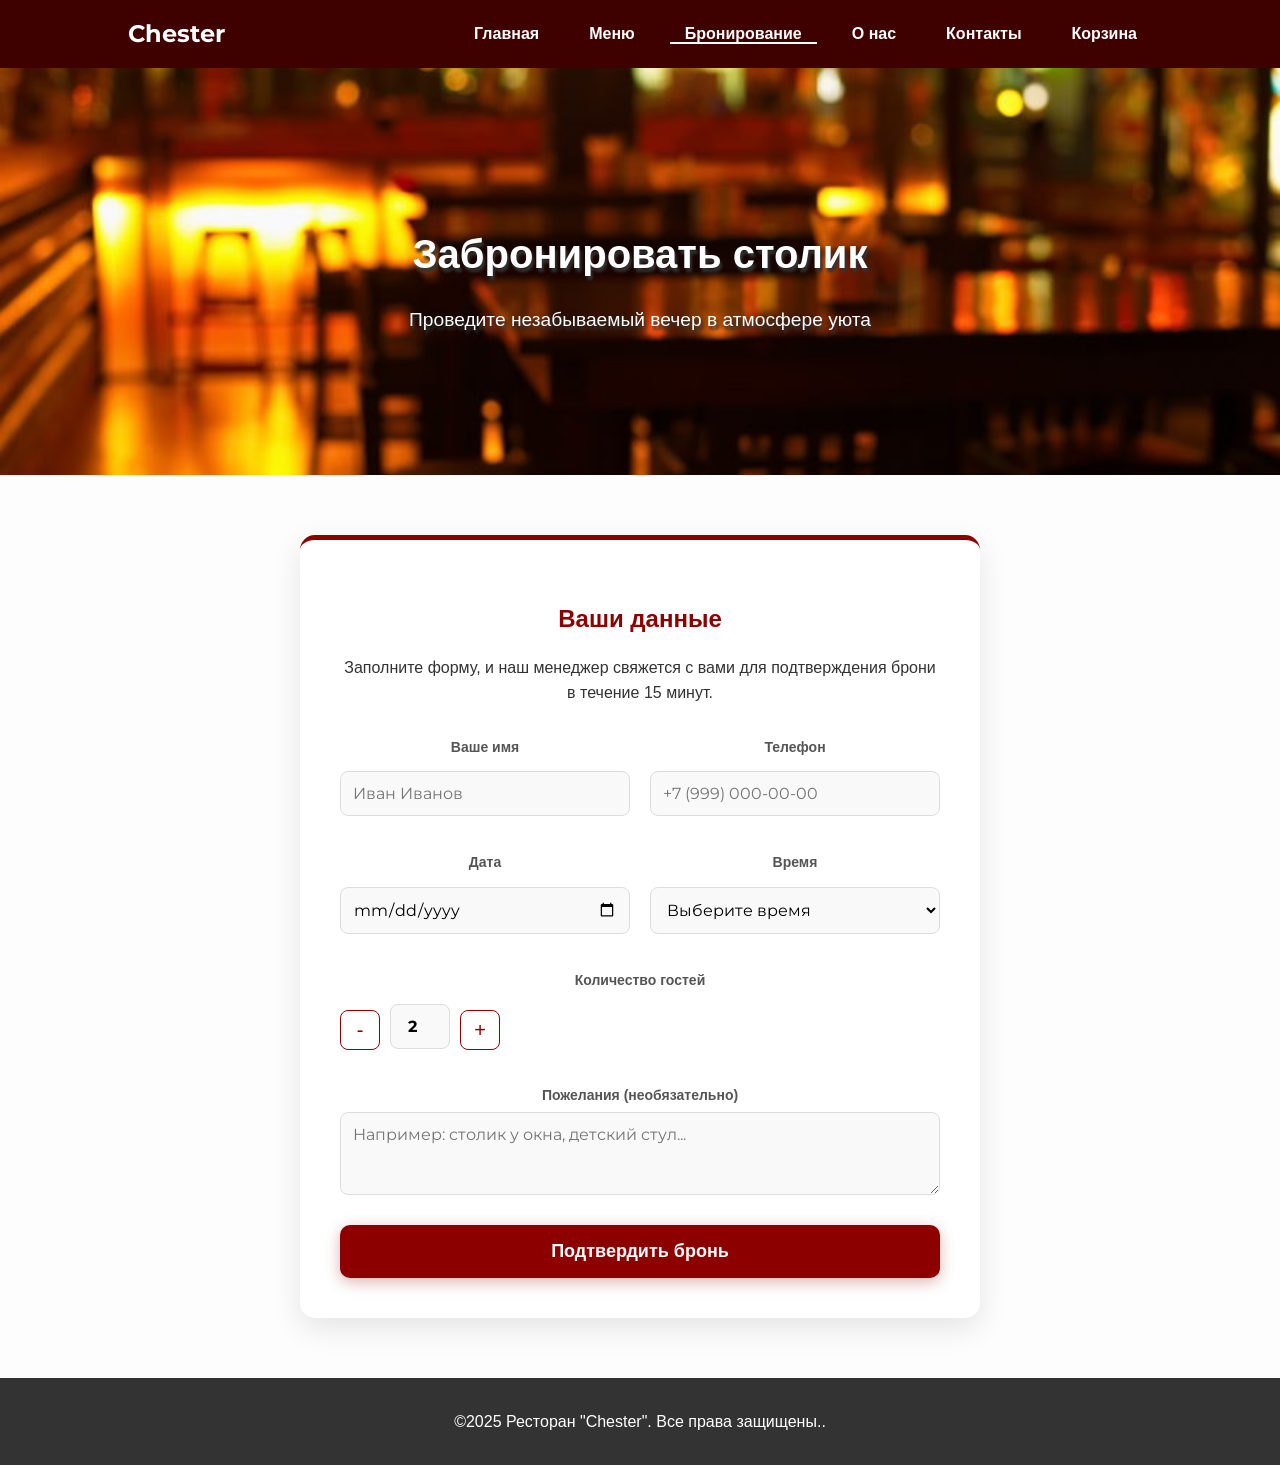
<file: reservation.html>
<!DOCTYPE html>
<html lang="ru">
<head>
    <meta charset="UTF-8">
    <meta name="viewport" content="width=device-width, initial-scale=1.0">
    <title>Бронирование столика | Ресторан "Chester"</title>
    <link rel="icon" href="favicon.png">
    <link rel="stylesheet" href="styles.css">
    <link href="https://fonts.googleapis.com/css2?family=Montserrat:ital,wght@0,300..900;1,300..900&display=swap" rel="stylesheet">
</head>
<body>

    <header>
        <div class="logo">Chester</div>
        <div class="burger" id="burger"><span></span><span></span><span></span></div>
        <nav id="menu">
            <ul>
                <li><a href="index.html">Главная</a></li>
                <li><a href="menu.html">Меню</a></li>
                <li><a href="reservation.html" class="active">Бронирование</a></li> <li><a href="about.html">О нас</a></li>
                <li><a href="contacts.html">Контакты</a></li>
                <li><a href="cart.html">Корзина</a></li>
            </ul>
        </nav>
    </header>

    <section class="hero small-hero">
        <h1>Забронировать столик</h1>
        <p>Проведите незабываемый вечер в атмосфере уюта</p>
    </section>

    <section class="reservation-section">
        <div class="reservation-container">
            
            <div class="reservation-text">
                <h2>Ваши данные</h2>
                <p>Заполните форму, и наш менеджер свяжется с вами для подтверждения брони в течение 15 минут.</p>
            </div>

            <form id="bookingForm" class="booking-form">
                
                <div class="form-row">
                    <div class="input-group">
                        <label>Ваше имя</label>
                        <input type="text" id="name" placeholder="Иван Иванов" required>
                    </div>
                    <div class="input-group">
                        <label>Телефон</label>
                        <input type="tel" id="phone" placeholder="+7 (999) 000-00-00" required>
                    </div>
                </div>

                <div class="form-row">
                    <div class="input-group">
                        <label>Дата</label>
                        <input type="date" id="date" required>
                    </div>
                    <div class="input-group">
                        <label>Время</label>
                        <select id="time" required>
                            <option value="">Выберите время</option>
                            <option value="12:00">12:00</option>
                            <option value="13:00">13:00</option>
                            <option value="14:00">14:00</option>
                            <option value="15:00">15:00</option>
                            <option value="16:00">16:00</option>
                            <option value="17:00">17:00</option>
                            <option value="18:00">18:00</option>
                            <option value="19:00">19:00</option>
                            <option value="20:00">20:00</option>
                            <option value="21:00">21:00</option>
                            <option value="22:00">22:00</option>
                        </select>
                    </div>
                </div>

                <div class="input-group">
                    <label>Количество гостей</label>
                    <div class="guests-selector">
                        <button type="button" onclick="changeGuests(-1)">-</button>
                        <input type="number" id="guests" value="2" min="1" max="20" readonly>
                        <button type="button" onclick="changeGuests(1)">+</button>
                    </div>
                </div>

                <div class="input-group">
                    <label>Пожелания (необязательно)</label>
                    <textarea id="comments" rows="3" placeholder="Например: столик у окна, детский стул..."></textarea>
                </div>

                <button type="submit" class="submit-btn">Подтвердить бронь</button>

                <div id="successMessage" class="success-message">
                    <h3>Спасибо! <span id="userNameDisplay"></span></h3>
                    <p>Ваш столик забронирован. Мы ждем вас!</p>
                </div>
            </form>
        </div>
    </section>

    <footer>
        <p>&copy;2025 Ресторан "Chester". Все права защищены..</p>
    </footer>

    <script>
        // Бургер меню
        const burger = document.getElementById('burger');
        const menu = document.getElementById('menu');
        burger.addEventListener('click', () => {
            burger.classList.toggle('active');
            menu.classList.toggle('active');
        });

        // Управление количеством гостей
        const guestsInput = document.getElementById('guests');
        function changeGuests(delta) {
            let val = parseInt(guestsInput.value);
            val += delta;
            if (val < 1) val = 1;
            if (val > 20) val = 20; // Ограничение
            guestsInput.value = val;
        }

        // Обработка формы
        const form = document.getElementById('bookingForm');
        const successMsg = document.getElementById('successMessage');
        const btn = form.querySelector('.submit-btn');

        form.addEventListener('submit', (e) => {
            e.preventDefault();
            
            // Имитация отправки
            btn.textContent = "Отправка...";
            btn.disabled = true;

            setTimeout(() => {
                document.getElementById('userNameDisplay').textContent = document.getElementById('name').value;
                form.reset();
                guestsInput.value = 2; // сброс гостей
                
                successMsg.classList.add('show');
                btn.style.display = 'none'; // скрываем кнопку
                
                // Скрываем все инпуты для красоты
                document.querySelectorAll('.input-group').forEach(el => el.style.opacity = '0.3');

            }, 1500);
        });
        
        // Установим минимальную дату сегодня
        document.getElementById('date').min = new Date().toISOString().split("T")[0];
    </script>
</body>
</html>
</file>
<file: styles.css>
/* Общие стили */
body {
    font-family: Arial, sans-serif;
    margin: 0;
    padding: 0;
    color: #333;
    line-height: 1.6;
}

/* Шапка */
header {
    position: sticky;
    top: 0;
    display: flex;
    justify-content: space-between;
    align-items: center;
    background: #3f0000;
    color: white;
    padding: 15px 10%;
    z-index: 1000;
}

header .logo {
    font-family: "Montserrat", sans-serif;
    font-weight: 700;
    font-size: 1.5em;
}

/* ---------- Бургер меню ---------- */
.burger {
    width: 30px;
    height: 20px;
    cursor: pointer;
    position: relative;
    display: flex;
    flex-direction: column;
    justify-content: space-between;
    z-index: 1100;
}

.burger span {
    display: block;
    height: 3px;
    background: white;
    border-radius: 3px;
    transition: 0.4s;
}

/* Панель меню */
nav ul {
    list-style: none;
    display: flex;
    gap: 20px;
    margin: 0;
    padding: 0;
}

nav a {
    color: white;
    text-decoration: none;
    font-weight: bold;
}

nav a.active,
nav a:hover {
    border-bottom: 2px solid white;
}

/* Мобильное меню (скрытое по умолчанию) */
nav {
    position: fixed;
    top: 0;
    left: -260px;
    height: 100vh;
    background: white;
    box-shadow: 2px 0 10px rgba(0,0,0,0.3);
    display: flex;
    flex-direction: column;
    justify-content: center;
    transition: left 0.4s ease;
    z-index: 1000;
}

nav ul {
    flex-direction: column;
    align-items: flex-start;
}

nav a {
    color: #3f0000;
    padding: 15px 30px;
    font-size: 1.2em;
    width: 100%;
    transition: background 0.3s, transform 0.3s;
    opacity: 0;
    transform: translateX(-20px);
}

/* Анимация появления пунктов */
nav.active a {
    opacity: 1;
    transform: translateX(0);
}
nav.active a:nth-child(1) { transition-delay: 0.1s; }
nav.active a:nth-child(2) { transition-delay: 0.2s; }
nav.active a:nth-child(3) { transition-delay: 0.3s; }
nav.active a:nth-child(4) { transition-delay: 0.4s; }

nav a:hover {
    background: #f0f0f0;
}

/* Активное состояние меню */
nav.active {
    left: 0;
}

/* Анимация бургера */
.burger.active span:nth-child(1) {
    transform: rotate(45deg) translateY(8px);
}
.burger.active span:nth-child(2) {
    opacity: 0;
}
.burger.active span:nth-child(3) {
    transform: rotate(-45deg) translateY(-8px);
}

/* ---------- Герой-блок ---------- */
.hero {
    text-align: center;
    background: url("restaurant.jpg") no-repeat center center/cover;
    color: white;
    text-shadow: 2px 4px 3px #333;
    padding: 120px 20px;
}

.hero h1 {
    font-size: 2.5em;
    margin-bottom: 10px;
}

.hero p {
    font-size: 1.2em;
    margin-bottom: 20px;
}

.btn {
    display: inline-block;
    padding: 12px 24px;
    background: #8c0000;
    color: white;
    font-weight: bold;
    text-decoration: none;
    border-radius: 8px;
    transition: 0.3s;
}

.btn:hover {
    background: #590000;
}

/* ТЕСТОВЫЕ КНОПКИ ДЛЯ ПРАКТИКИ*/

.test-buttons {
    padding: 5px;
  display: flex;
  gap: 20px;
  justify-content: center;
  align-items: center;
  margin: 80px 0;
  flex-wrap: wrap;
}

/* Общие базовые стили */
.test-buttons button {
  position: relative;
  font-family: "Montserrat", sans-serif;
  font-size: 16px;
  font-weight: 600;
  padding: 12px 28px;
  color: white;
  border: none;
  cursor: pointer;
  overflow: hidden;
  border-radius: 10px;
  transition: transform 0.3s ease, background-color 0.3s ease;
}

/* ====== 1. Подъём при наведении ====== */
.test-btn1 {
  background-color: #8e44ad;
}
.test-btn1:hover {
  transform: translateY(-5px);
  background-color: #9b59b6;
}

/* ====== 2. Скользящая подсветка ====== */
.test-btn2 {
  background-color: #e67e22;
}
.test-btn2::before {
  content: "";
  position: absolute;
  top: 0;
  left: -100%;
  width: 100%;
  height: 100%;
  background: rgba(255,255,255,0.2);
  transition: left 0.4s ease;
}
.test-btn2:hover::before {
  left: 100%;
}

/* ====== 3. Рамка при наведении ====== */
.test-btn3 {
  background-color: #16a085;
}
.test-btn3::before,
.test-btn3::after {
  content: "";
  position: absolute;
  width: 0;
  height: 2px;
  background: white;
  transition: all 0.3s ease;
}
.test-btn3::before {
  top: 0;
  left: 0;
}
.test-btn3::after {
  bottom: 0;
  right: 0;
}
.test-btn3:hover::before,
.test-btn3:hover::after {
  width: 100%;
}
.test-btn3:hover {
  transform: scale(1.05);
  background-color: #1abc9c;
}

/* ====== 4. Вращающийся градиент ====== */
.test-btn4 {
  background-color: #8e44ad;
  z-index: 1;
}
.test-btn4::before {
  content: "";
  position: absolute;
  top: -50%;
  left: -50%;
  width: 200%;
  height: 200%;
  background: conic-gradient(from 180deg, #ff6f61, #f1c40f, #16a085, #9b59b6, #ff6f61);
  transform: rotate(0deg);
  transition: transform 0.6s linear;
  z-index: 0;
}
.test-btn4::after {
  content: "";
  position: absolute;
  inset: 3px;
  background-color: #8e44ad;
  border-radius: 8px;
  z-index: 1;
}
.test-btn4:hover::before {
  transform: rotate(360deg);
}
.test-btn4:hover {
  transform: scale(1.05);
}

/* панель уведомлений */

#notifications-list {
    position: fixed;
    top: 20px;
    right: 20px;
    z-index: 2000;
    display: flex;
    flex-direction: column;
    gap: 10px;
}

/* Стиль самого уведомления */
.notification-item {
    background: #8c0000;
    color: white;
    padding: 15px 20px;
    border-radius: 8px;
    box-shadow: 0 4px 10px rgba(0, 0, 0, 0.2);
    opacity: 1;
    transition: opacity 1.5s ease-out; /* Время исчезновения */
    min-width: 250px;
}

/* На телефоне notifications-панель уходит вправо, НЕ ломая бургер */
@media (max-width: 768px) {
    .notifications-panel {
        position: absolute;
        right: 60px;
        top: 18px;
    }
}



/* Секции */
section {
    padding: 60px 10%;
    text-align: center;
}

.about {
    background: #f9f9f9;
}

/* Популярные блюда */
.cards {
    display: flex;
    justify-content: center;
    gap: 20px;
    flex-wrap: wrap;
}

.card {
    background: white;
    border-radius: 12px;
    box-shadow: 0 4px 10px rgba(0,0,0,0.1);
    overflow: hidden;
    width: 250px;
    transition: transform 0.3s;
}

.card:hover {
    transform: scale(1.05);
}

.card img {
    width: 100%;
    height: 160px;
    object-fit: cover;
}

/* Стилизация контейнера */
.custom-select {
    position: relative;
    width: 300px;
    margin: 20px 0;
}

.custom-select select {
    appearance: none;
    -webkit-appearance: none;
    -moz-appearance: none;

    width: 100%;
    padding: 12px;
    font-size: 16px;
    border: 2px solid #8B0000;
    border-radius: 8px;
    background: white url("data:image/svg+xml;utf8,<svg fill='darkred' height='20' width='20' xmlns='http://www.w3.org/2000/svg'><polygon points='0,0 20,0 10,10'/></svg>") no-repeat right 10px center;
    background-size: 16px;
    cursor: pointer;
    transition: 0.3s;
}

.custom-select select:hover {
    border-color: #FFA500;
}

.custom-select select:focus {
    outline: none;
    border-color: #FFD700;
    box-shadow: 0 0 5px rgba(255, 165, 0, 0.7);
}

.menu img{
    width: 100%;
    height: 160px;
    object-fit: cover;
}

/* ---------- СЕКЦИЯ О НАС ---------- */
.about-section {
    padding: 60px 10%;
    background: #f9f9f9;
}

.about-content {
    display: flex;
    flex-wrap: wrap;
    align-items: center;
    justify-content: center;
    gap: 40px;
}

.about-image {
    width: 400px;
    border-radius: 12px;
    box-shadow: 0 6px 15px rgba(0, 0, 0, 0.15);
    transition: transform 0.4s ease, box-shadow 0.4s ease;
}

.about-image:hover {
    transform: scale(1.05);
    box-shadow: 0 10px 25px rgba(139, 0, 0, 0.3);
}

.about-text {
    max-width: 600px;
    text-align: left;
}

.about-text h2 {
    color: #8c0000;
    margin-bottom: 10px;
}

.about-text p {
    margin-bottom: 20px;
    line-height: 1.6;
}

/* ---------- СЕКЦИЯ КОМАНДЫ ---------- */
.team {
    padding: 60px 10%;
    background: #fff;
    text-align: center;
}

.team-grid {
    display: flex;
    flex-wrap: wrap;
    justify-content: center;
    gap: 30px;
    margin-top: 30px;
}

.team-member {
    position: relative;
    overflow: hidden;
    width: 280px;
    border-radius: 12px;
    box-shadow: 0 4px 10px rgba(0,0,0,0.1);
    transition: transform 0.3s ease;
}

.team-member:hover {
    transform: translateY(-10px);
}

/* Фото сотрудников */
.team-member img {
    width: 100%;
    height: 360px;
    object-fit: cover;
    display: block;
    border-radius: 12px;
    transition: transform 0.4s ease;
}

/* Наплывающий красный градиент при наведении */
.team-member::before {
    content: "";
    position: absolute;
    inset: 0;
    background: linear-gradient(180deg, rgba(139, 0, 0, 0.6), rgba(139, 0, 0, 0.85));
    opacity: 0;
    transform: scale(1.1);
    transition: opacity 0.4s ease, transform 0.4s ease;
    border-radius: 12px;
}

/* Текст поверх картинки */
.team-member h3, 
.team-member p {
    position: absolute;
    left: 50%;
    transform: translateX(-50%);
    color: white;
    opacity: 0;
    transition: opacity 0.4s ease, transform 0.4s ease;
}

.team-member h3 {
    top: 45%;
    font-size: 1.4em;
    font-weight: 700;
}

.team-member p {
    padding: 25px;
    top: 60%;
    font-size: 1em;
}

/* Анимация при наведении */
.team-member:hover::before {
    opacity: 1;
    transform: scale(1);
}

.team-member:hover h3,
.team-member:hover p {
    opacity: 1;
    transform: translate(-50%, 0);
}

/* Адаптивность О Нас */
@media (max-width: 768px) {
    .about-content {
        flex-direction: column;
        text-align: center;
    }

    .about-image {
        width: 100%;
        max-width: 500px;
    }

    .team-grid {
        flex-direction: column;
    }
}

/* ----- Контактная форма — стиль ----- */

.contact-form input,
.contact-form textarea,
.contact-form button {
    width: 100%;
    box-sizing: border-box;
    padding: 14px 16px;
    border: 2px solid #ddd;
    border-radius: 10px;
    font-size: 16px;
    font-family: inherit;
    transition: 0.3s;
}

.contact-form form {
    display: flex;
    flex-direction: column;
    gap: 15px;
}

.contact-form input:focus,
.contact-form textarea:focus {
    border-color: #ff3b2f;
    box-shadow: 0 0 5px rgba(255, 59, 47, 0.4);
    outline: none;
}

.contact-form button {
    padding: 14px;
    border: none;
    background: #ff3b2f;
    color: white;
    font-size: 17px;
    border-radius: 10px;
    cursor: pointer;
    transition: 0.3s;
    font-weight: 600;
    margin-top: 5px; /* Небольшой отступ сверху */
}

.contact-form button:hover {
    background: #e23329;
    transform: translateY(-2px);
}

.contact-form button:disabled {
    background: #aaa;
    cursor: default;
    transform: none;
}

/* Уведомление об успешной отправке (оставляем без изменений) */
.form-success {
    margin-top: 20px;
    padding: 15px;
    background: #7c0505;
    border-left: 5px solid #7a1010;
    border-radius: 8px;
    color: #c50f0f;
    font-size: 16px;
    font-weight: 500;
    opacity: 0;
    transform: translateY(10px);
    transition: 0.4s;
}

.form-success.show {
    opacity: 1;
    transform: translateY(0);
}

/* ----- Стили для Карты ----- */


/* ----- АДАПТИВНОСТЬ Contacts.html ----- */
@media (max-width: 768px) {

    .contacts-wrapper {
        display: flex;
        flex-direction: column;
        align-items: center; /* Центрируем блоки */
        gap: 40px;
    }

    .contact-info, 
    .contact-form {
        width: 100%;
        max-width: 450px; /* Ограничиваем ширину, чтобы на планшетах было красиво */
        text-align: center;
    }

    .contact-info p {
        text-align: center; 
    }

    /* Карта на мобильном */
    .map iframe {
        height: 300px;
    }
}

/* Галочка-анимация */
.checkmark {
    display: inline-block;
    font-weight: bold;
    margin-right: 5px;
    opacity: 0;
    transform: scale(0.3);
    transition: 0.3s;
}

.checkmark.show {
    opacity: 1;
    transform: scale(1);
}

.like-box {
    display: flex;
    justify-content: center;
    margin-top: 40px;
}

.like-btn {
    font-size: 20px;
    padding: 15px 40px;
    background: white;
    border: 2px solid #ff4a4a;
    border-radius: 12px;
    cursor: pointer;
    transition: 0.3s;
}

.like-btn.active {
    background: #ff4a4a;
    color: white;
    border-color: #ff4a4a;
    transform: scale(1.05);
}

.add-to-cart {
    margin-top: 10px;
    background: #8c0000;
    color: white;
    padding: 10px 20px;
    border-radius: 10px;
    border: none;
    cursor: pointer;
    font-weight: 600;
    transition: .3s ease;
}

.add-to-cart:hover {
    background: #590000;
}

/* Likes.html */

.likes-container {
    max-width: 1200px;
    margin: 120px auto 40px;
    padding: 0 20px;
}

.likes-title {
    font-size: 40px;
    font-weight: 700;
    margin-bottom: 40px;
    text-align: center;
    color: #222;
}

.likes-grid {
    display: grid;
    grid-template-columns: repeat(auto-fit, minmax(260px, 1fr));
    gap: 25px;
}

.like-card {
    position: relative;
    overflow: hidden;
    border-radius: 15px;
    background: #fff;
    box-shadow: 0 4px 15px rgba(0,0,0,0.1);
    transition: transform .3s ease;
}

.like-card:hover {
    transform: translateY(-5px);
}

.like-card img {
    width: 100%;
    height: 200px;
    object-fit: cover;
}

/* ❤️ СЕРДЕЧКО */
.heart {
    position: absolute;
    top: 12px;
    right: 12px;
    font-size: 26px;
    cursor: pointer;
    color: #bbb;
    transition: .3s;
}

.heart.liked {
    color: #ff3b3b;
    transform: scale(1.2);
}

.like-content {
    padding: 20px;
}

.like-content h3 {
    margin-top: 0;
}

/* Сообщение о голосе */
.vote-message {
    text-align: center;
    font-size: 30px;
    margin-top: 40px;
    font-weight: 700;
    color: #28a745;
    display: none;
}

/* Cart.Html */
        .cart-container {
            max-width: 1050px;
            margin: 120px auto 50px;
            padding: 0 20px;
        }

        .cart-title {
            font-size: 36px;
            font-weight: 700;
            margin-bottom: 25px;
            text-align: center;
        }

        .cart-item {
            display: flex;
            align-items: center;
            background: #fff;
            border-radius: 12px;
            box-shadow: 0 4px 15px rgba(0,0,0,0.1);
            padding: 15px;
            margin-bottom: 18px;
            gap: 20px;
        }

        .cart-item img {
            width: 140px;
            height: 100px;
            border-radius: 10px;
            object-fit: cover;
        }

        .cart-info {
            flex-grow: 1;
        }

        .cart-info h3 {
            margin: 0 0 5px;
        }

        .price {
            font-size: 20px;
            font-weight: 600;
            color: #a00000;
        }

        .qty-box {
            display: flex;
            align-items: center;
            gap: 5px;
        }

        .qty-box button {
            width: 32px;
            height: 32px;
            border: none;
            background: #8c0000;
            color: white;
            cursor: pointer;
            border-radius: 8px;
            font-size: 18px;
        }

        .qty-box span {
            font-size: 18px;
            width: 35px;
            text-align: center;
        }

        .delete-btn {
            background: none;
            border: none;
            color: #8c0000;
            font-size: 26px;
            cursor: pointer;
            transition: .2s;
        }

        .delete-btn:hover {
            color: #c00000;
        }

        .total {
            margin-top: 25px;
            font-size: 26px;
            text-align: right;
            font-weight: 700;
        }

        .checkout-btn {
            display: block;
            margin-left: auto;
            margin-top: 15px;
            background: #8c0000;
            padding: 14px 28px;
            color: white;
            border-radius: 10px;
            text-decoration: none;
            font-weight: 600;
            width: fit-content;
            transition: .3s;
        }

        .checkout-btn:hover {
            background: #590000;
        }

        .empty {
            font-size: 22px;
            margin-top: 60px;
            text-align: center;
            color: #444;
        }

.notif-item {
    padding: 8px 5px;
    border-bottom: 1px solid #eee;
    font-size: 14px;
    position: relative;
}

.notif-close {
    position: absolute;
    right: 5px;
    top: 5px;
    cursor: pointer;
    font-weight: bold;
    color: #900;
}

.notif-close:hover {
    color: red;
}

.parallax {
    background-size: cover;
    background-attachment: fixed;
    background-position: center;
    background-repeat: no-repeat;
    width: 100%;
    height: 350px;
}


/* Подвал */
footer {
    background: #333;
    color: white;
    text-align: center;
    padding: 15px;
}

/* Обновление для кнопок фильтров */
.filter-box {
    background: #f4f4f4;
    padding: 20px 10%;
    border-bottom: 1px solid #ddd;
}

.filter-container {
    display: flex;
    flex-wrap: wrap;
    gap: 15px;
    align-items: center;
    justify-content: center;
}

.filter-group input, 
.filter-group select {
    padding: 10px;
    border: 1px solid #ccc;
    border-radius: 5px;
    font-size: 14px;
}

.btn-filter, .btn-favorites {
    padding: 10px 20px;
    background: #8c0000;
    color: white;
    border: none;
    border-radius: 5px;
    cursor: pointer;
    text-decoration: none;
    font-weight: 600;
}

.btn-favorites {
    background: #fff;
    color: #8c0000;
    border: 2px solid #8c0000;
}

.btn-favorites:hover {
    background: #8c0000;
    color: white;
}


/* Контейнер для всего меню */
.menu-grid {
  display: grid;
    grid-template-columns: repeat(auto-fill, minmax(280px, 1fr));
    gap: 30px; /* Отступы между карточками */
    padding: 40px 20px;
    max-width: 1200px;
    margin: 0 auto;
}

/* Сама карточка товара */
.menu-item {
  background-color: #fff; /* Белый фон карточки */
  border-radius: 12px;    /* Скругленные углы */
  overflow: hidden;       /* Чтобы картинка не вылезала за углы */
  box-shadow: 0 4px 15px rgba(0,0,0,0.1); /* Легкая тень для объема */
  transition: transform 0.3s ease; /* Плавная анимация при наведении */
  display: flex;
  flex-direction: column; /* Элементы внутри друг под другом */
}

/* Эффект при наведении курсора */
.menu-item:hover {
  transform: translateY(-5px); /* Карточка чуть всплывает */
  box-shadow: 0 8px 25px rgba(0,0,0,0.15);
}


.menu-item-img {
  width: 100%;
  height: 200px;
  object-fit: cover;
  object-position: center;
}

/* Контейнер для текста внутри карточки */
.menu-content {
  padding: 20px;
  flex-grow: 1; /* Растягивает блок, чтобы кнопки были на одном уровне */
  display: flex;
  flex-direction: column;
}

.menu-title {
  font-size: 1.2rem;
  font-weight: bold;
  margin-bottom: 10px;
  color: #333;
}

.menu-description {
  font-size: 0.9rem;
  color: #666;
  margin-bottom: 15px;
  line-height: 1.4;
}

.menu-footer {
  margin-top: auto; /* Прижимает цену и кнопку к низу карточки */
  display: flex;
  justify-content: space-between;
  align-items: center;
}

.price {
  font-size: 1.1rem;
  font-weight: bold;
  color: #5a3e36;
}

.btn-add {
  padding: 8px 16px;
  background-color: #5a3e36; /* Цвет кнопки */
  color: white;
  border: none;
  border-radius: 6px;
  cursor: pointer;
  transition: background 0.2s;
}

.btn-add:hover {
  background-color: #7a5e56;
}

/* ================= БРОНИРОВАНИЕ ================= */

.reservation-section {
    background: #fdfdfd;
    padding: 60px 20px;
    display: flex;
    justify-content: center;
}

.reservation-container {
    background: white;
    width: 100%;
    max-width: 600px;
    padding: 40px;
    border-radius: 15px;
    box-shadow: 0 10px 30px rgba(0,0,0,0.1);
    border-top: 5px solid #8c0000; /* Фирменная полоска */
}

.reservation-text {
    text-align: center;
    margin-bottom: 30px;
}

.reservation-text h2 {
    color: #8c0000;
    margin-bottom: 10px;
}

/* Сетка формы */
.booking-form {
    display: flex;
    flex-direction: column;
    gap: 20px;
}

.form-row {
    display: flex;
    gap: 20px;
}

/* На мобильных делаем в одну колонку */
@media (max-width: 600px) {
    .form-row {
        flex-direction: column;
        gap: 20px;
    }
    .reservation-container {
        padding: 20px;
    }
}

.input-group {
    display: flex;
    flex-direction: column;
    flex: 1;
    transition: 0.5s;
}

.input-group label {
    font-size: 14px;
    font-weight: 600;
    margin-bottom: 5px;
    color: #555;
}

.input-group input,
.input-group select,
.input-group textarea {
    padding: 12px;
    border: 1px solid #ddd;
    border-radius: 8px;
    font-size: 16px;
    font-family: 'Montserrat', sans-serif;
    outline: none;
    transition: 0.3s;
    background: #f9f9f9;
}

.input-group input:focus,
.input-group select:focus,
.input-group textarea:focus {
    border-color: #8c0000;
    background: white;
    box-shadow: 0 0 8px rgba(140, 0, 0, 0.1);
}

/* Счетчик гостей (+ -) */
.guests-selector {
    display: flex;
    align-items: center;
    gap: 10px;
}

.guests-selector button {
    width: 40px;
    height: 40px;
    border-radius: 8px;
    border: 1px solid #8c0000;
    background: white;
    color: #8c0000;
    font-size: 20px;
    cursor: pointer;
    transition: 0.2s;
}

.guests-selector button:hover {
    background: #8c0000;
    color: white;
}

.guests-selector input {
    width: 60px;
    text-align: center;
    font-weight: bold;
}

/* Кнопка отправки */
.submit-btn {
    margin-top: 10px;
    padding: 16px;
    background: #8c0000;
    color: white;
    font-size: 18px;
    font-weight: bold;
    border: none;
    border-radius: 10px;
    cursor: pointer;
    transition: 0.3s;
    box-shadow: 0 4px 15px rgba(140, 0, 0, 0.3);
}

.submit-btn:hover {
    background: #600000;
    transform: translateY(-2px);
}

.submit-btn:disabled {
    background: #ccc;
    cursor: not-allowed;
    transform: none;
    box-shadow: none;
}

/* Уведомление об успехе */
.success-message {
    display: none;
    text-align: center;
    padding: 20px;
    background: #e9f7ef;
    border: 2px solid #27ae60;
    border-radius: 10px;
    color: #27ae60;
    margin-top: 20px;
    animation: fadeIn 0.5s ease;
}

.success-message.show {
    display: block;
}

@keyframes fadeIn {
    from { opacity: 0; transform: translateY(10px); }
    to { opacity: 1; transform: translateY(0); }
}

/* ================= ГАЛЕРЕЯ (КАРУСЕЛЬ) ================= */

/* --- Триггер (превью на странице) --- */
.gallery-trigger {
    position: relative;
    cursor: pointer;
    max-width: 500px;
    border-radius: 12px;
    overflow: hidden;
    box-shadow: 0 6px 15px rgba(0, 0, 0, 0.15);
    transition: transform 0.4s ease, box-shadow 0.4s ease;
}

.gallery-trigger .about-image {
    box-shadow: none;
    transition: none;
    display: block; /* Убираем отступы снизу картинки */
}

.gallery-trigger:hover {
    transform: scale(1.02);
    box-shadow: 0 10px 25px rgba(139, 0, 0, 0.3);
}

/* Затемнение при наведении */
.trigger-overlay {
    position: absolute;
    top: 0;
    left: 0;
    width: 100%;
    height: 100%;
    background: rgba(0, 0, 0, 0.5);
    color: white;
    display: flex;
    justify-content: center;
    align-items: center;
    opacity: 0;
    transition: opacity 0.3s ease;
}

.trigger-overlay span {
    font-size: 1.2rem;
    font-weight: 600;
    border: 2px solid white;
    padding: 10px 20px;
    border-radius: 30px;
}

.gallery-trigger:hover .trigger-overlay {
    opacity: 1;
}


/* --- Модальное окно (Фон) --- */
.modal {
    display: none; /* Скрыто по умолчанию */
    position: fixed;
    z-index: 2000; /* Поверх всего */
    padding-top: 50px;
    left: 0;
    top: 0;
    width: 100%;
    height: 100%;
    overflow: auto;
    background-color: rgba(0, 0, 0, 0.9); /* Черный фон с прозрачностью */
}

/* Контент модального окна */
.modal-content {
    display: flex;
    align-items: center;
    justify-content: center;
    position: relative;
    margin: auto;
    height: 100%;
    width: 100%;
}

/* Слайды */
.mySlides {
    display: none;
    height: 70%;
    width: 70%;
    align-items: center;
    justify-content: center;
}

.mySlides img {
    max-width: 100%;
    max-height: 100%;
    object-fit: contain; /* Картинка вписывается, не обрезаясь */
    border-radius: 4px;
    box-shadow: 0 4px 20px rgba(0,0,0,0.5);
}


/* Кнопка Закрыть (x) */
.close {
    color: white;
    position: absolute;
    top: 10px;
    right: 25px;
    font-size: 35px;
    font-weight: bold;
    transition: 0.3s;
    z-index: 2010;
    cursor: pointer;
}

.close:hover,
.close:focus {
    color: #999;
    text-decoration: none;
}

/* Кнопки Вперед/Назад */
.prev, .next {
    cursor: pointer;
    position: absolute;
    top: 50%;
    width: auto;
    padding: 16px;
    margin-top: -50px;
    color: white;
    font-weight: bold;
    font-size: 30px;
    transition: 0.6s ease;
    border-radius: 0 3px 3px 0;
    user-select: none;
    background-color: rgba(0, 0, 0, 0.3);
}

.prev {
    left: 20px;
    border-radius: 3px 0 0 3px;
}

.next {
    right: 20px;
    border-radius: 3px 0 0 3px;
}

.prev:hover, .next:hover {
    background-color: rgba(140, 0, 0, 0.8); /* Красный при наведении */
}

/* Номер слайда (1/4) */
.numbertext {
    color: #f2f2f2;
    font-size: 14px;
    padding: 8px 12px;
    position: absolute;
    top: 0;
    left: 0;
}

/* Анимация появления */
.fade {
    animation-name: fade;
    animation-duration: 0.5s;
}

@keyframes fade {
    from {opacity: .4} 
    to {opacity: 1}
}

/* Адаптив для мобильных */
@media (max-width: 768px) {
    .modal { padding-top: 80px; }
    .prev, .next { padding: 10px; font-size: 20px; }
    .trigger-overlay span { font-size: 1rem; padding: 8px 15px; }
}

/* Cart.html */

body {
    display: flex;
    flex-direction: column;
    min-height: 100vh; /* Минимальная высота = 100% высоты окна браузера */
}

footer {
    margin-top: auto; 
    /* Остальные ваши стили футера (цвет, отступы) остаются здесь */
    background: #333;
    color: white;
    text-align: center;
    padding: 15px;
}

/* Payment.html */
/* 1. Контейнер формы */
    .checkout-container {
        max-width: 750px;
        margin: 120px auto;
        background: #fff;
        padding: 30px;
        border-radius: 15px;
        box-shadow: 0 4px 15px rgba(0,0,0,0.15);
    }

    .checkout-container h2 {
        margin-top: 0;
        margin-bottom: 25px; /* Увеличил отступ после заголовка */
        text-align: center;
        color: #333;
    }

    /* 2. Общие стили для полей ввода и кнопки */
    input, select, .checkout-btn {
        /* Принудительно устанавливаем box-sizing для единообразия ширины */
        box-sizing: border-box; 
        width: 100%;
        padding: 12px;
        margin-top: 8px;
        margin-bottom: 15px; /* Добавил больше отступа после полей */
        border: 2px solid #ddd; /* Сделал рамку чуть светлее */
        border-radius: 8px;
        font-size: 16px;
        transition: border-color 0.3s, box-shadow 0.3s;
    }
    
    /* 3. Стилизация меток */
    label {
        font-weight: 600; /* Жирный шрифт для лучшей видимости */
        display: block; /* Каждая метка с новой строки */
        margin-bottom: 5px; /* Отступ между меткой и полем */
        color: #555;
    }

    /* 4. Фокус и интерактивность */
    input:focus, select:focus {
        border-color: #8c0000; /* Фирменный бордовый цвет при фокусе */
        box-shadow: 0 0 5px rgba(140, 0, 0, 0.4);
        outline: none; /* Убираем стандартную синюю рамку браузера */
    }

    /* 5. Кнопка подтверждения */
    .checkout-btn {
        margin-top: 25px;
        text-align: center;
        padding: 14px;
        background: #8c0000;
        color: white;
        text-decoration: none;
        font-weight: 600;
        cursor: pointer;
        border: none;
        transition: background 0.3s, transform 0.3s;
        display: block; /* Убедимся, что ведет себя как блок */
    }

    .checkout-btn:hover {
        background: #6a0000;
        transform: translateY(-2px); /* Легкий эффект при наведении */
    }

/* ---------- Адаптивность бургер меню ---------- */
@media (min-width: 700px) {
    .burger {
        display: none;
    }

    nav {
        position: static;
        background: transparent;
        height: auto;
        flex-direction: row;
        justify-content: flex-end;
        box-shadow: none;
        left: 0;
    }

    nav ul {
        flex-direction: row;
        align-items: center;
    }

    nav a {
        color: white;
        opacity: 1;
        transform: translateX(0);
        font-size: 1em;
        padding: 0 15px;
    }
}



@media (max-width: 768px) {
    /* Центрируем карточки команды */
    .team-grid {
        justify-content: center; 
    }
    .team-member {
        max-width: 100%; 
        margin: 0 auto 20px;
    }
}

@media (max-width: 600px) {
    header {
        padding: 15px 20px;
    }

    /* 2. Адаптация карточки товара в корзине */
    .cart-item {
        flex-direction: column;
        align-items: center;
        text-align: center;
        padding: 20px;
    }

    .cart-item img {
        width: 100%;
        height: 200px;
        object-fit: cover;
        margin-right: 0;
        margin-bottom: 15px;
    }

    /* Делаем блок с количеством и кнопку удаления красивее */
    .cart-info, .qty-box {
        margin-bottom: 15px;
        width: 100%;
    }

    .delete-btn {
        position: static;
        width: 100%;
        background-color: #ffecec;
        border-radius: 8px;
    }
}

@media (max-width: 768px) {
    .checkout-container {
        margin: 80px 15px 30px;
        padding: 20px;
        max-width: 100%;
    }

    /* Увеличиваем размер полей ввода, чтобы по ним было легче попасть пальцем */
    .checkout-container input, 
    .checkout-container select {
        font-size: 16px;
        padding: 14px;
    }

    .checkout-btn {
        font-size: 18px;
    }
}
</file>
